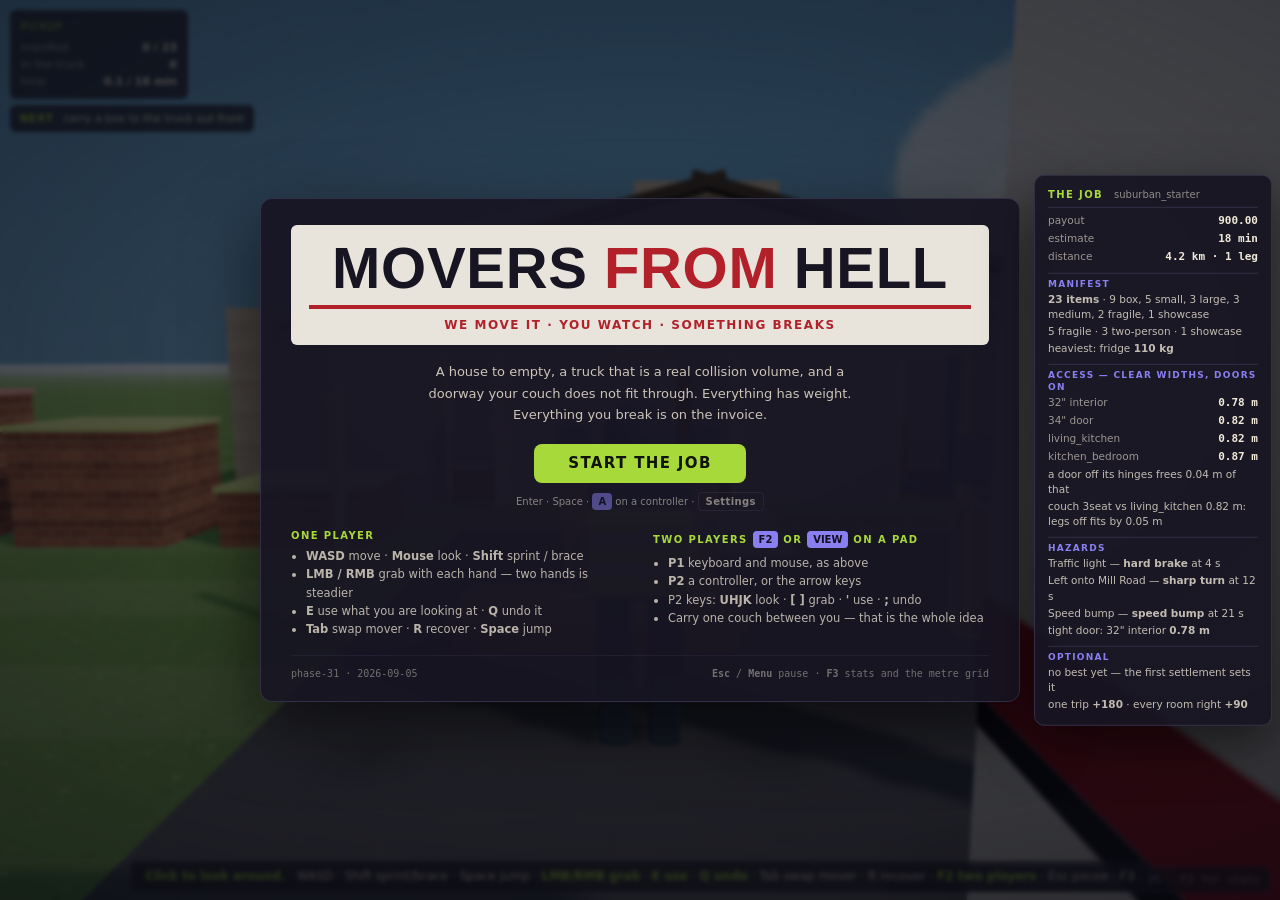
<file: index.html>
<!DOCTYPE html>
<html lang="en">
<head>
<meta charset="UTF-8">
<meta name="viewport" content="width=device-width,initial-scale=1">
<title>Movers From Hell</title>
<link rel="stylesheet" href="styles.css">
<link rel="icon" href="data:,">
<script>
/* Crash banner — copied from SomethingsDifferent\somethingsdifferent.html:444 via
   AirportBaggageCrew\index.html, where it has caught real bugs repeatedly (Dev\INDEX.md →
   "UI / shell"). Keeps the FIRST error and tallies follow-ons, because the first one is
   nearly always the cause.

   Inline and FIRST on purpose: it must exist before any script is fetched, or a module
   that fails to parse produces a silent white page. */
window.onerror = function (msg, src, line) {
  var b = document.getElementById('err-banner');
  if (!b) {
    b = document.createElement('div'); b.id = 'err-banner';
    b.style.cssText = 'position:fixed;top:0;left:0;right:0;z-index:9999;background:#7a1f1f;' +
      'color:#ffd9d9;font:700 13px system-ui,sans-serif;padding:10px 16px;text-align:center';
    (document.body || document.documentElement).appendChild(b);
  }
  if (!b.dataset.first) {
    b.dataset.first = '1';
    b.textContent = '⚠ Game error (send this to Claude): ' + msg + ' [line ' + line + ']';
  } else if (b.textContent.length < 420) {
    b.dataset.n = (+b.dataset.n || 1) + 1;
    b.textContent += '  ·  then: ' + msg + ' [line ' + line + ']';
  }
};
/* Module load/parse failures and rejected promises do not always reach window.onerror. */
window.addEventListener('error', function (e) {
  if (e.target && e.target.tagName === 'SCRIPT') {
    window.onerror('Failed to load script: ' + (e.target.src || '(inline)'), '', 0);
  }
}, true);
window.addEventListener('unhandledrejection', function (e) {
  window.onerror('Unhandled promise rejection: ' + (e.reason && e.reason.message || e.reason), '', 0);
});
/* ES modules are blocked by CORS on file:// — the page must be served over http.
   play.bat does that. See README "Known limitations". */
if (location.protocol === 'file:') {
  window.onerror('This page must be served over http, not opened from disk — ES modules ' +
                 'are blocked on file://. Run play.bat (or tools\\serve.ps1).', '', 0);
}
</script>
</head>
<body>
  <canvas id="stage"></canvas>
  <div id="ui"></div>

  <!-- Vendored Three.js r128, offline. CLASSIC script, so it must load before the module
       and publishes window.THREE. Same build as Chameleon and Something's Different, which
       is what lets their camera/texture/animation code drop in unported. -->
  <script src="assets/lib/r128/three.min.js"></script>
  <script type="module" src="src/main.js"></script>
</body>
</html>
</file>
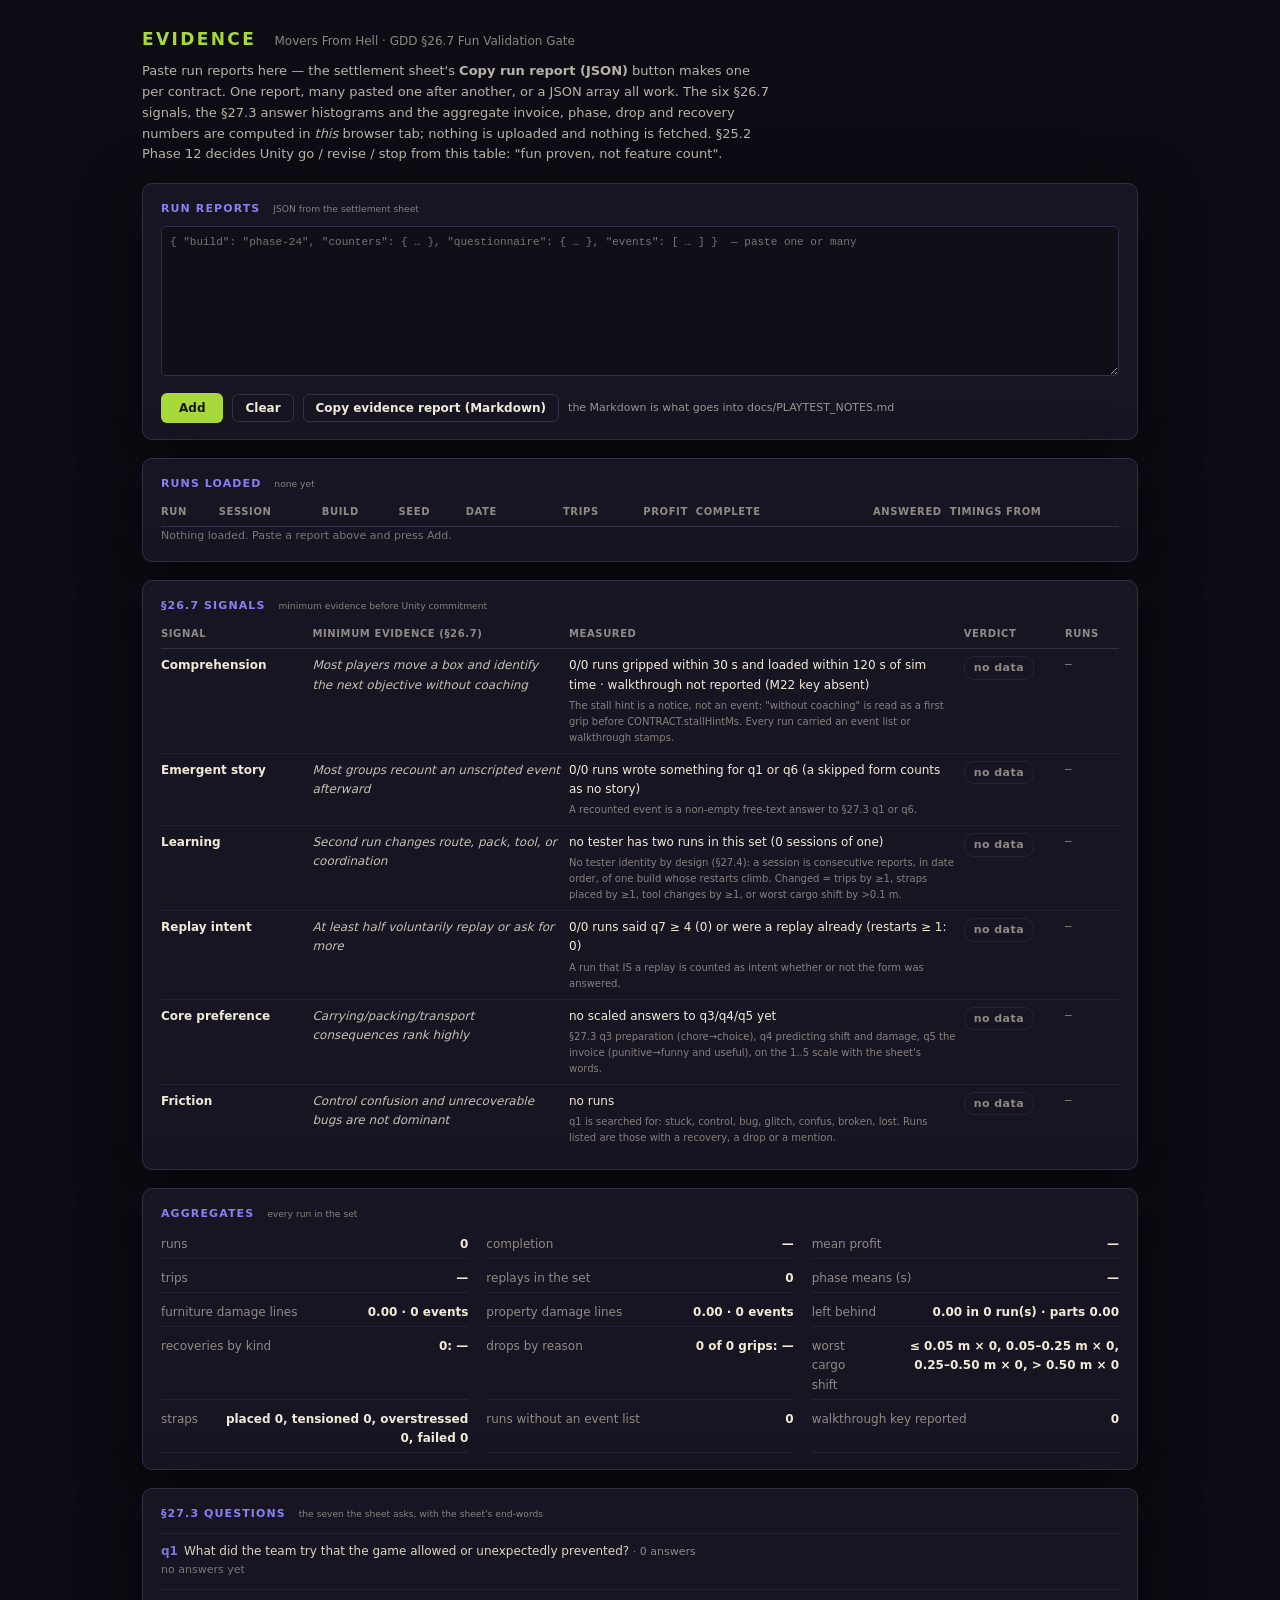
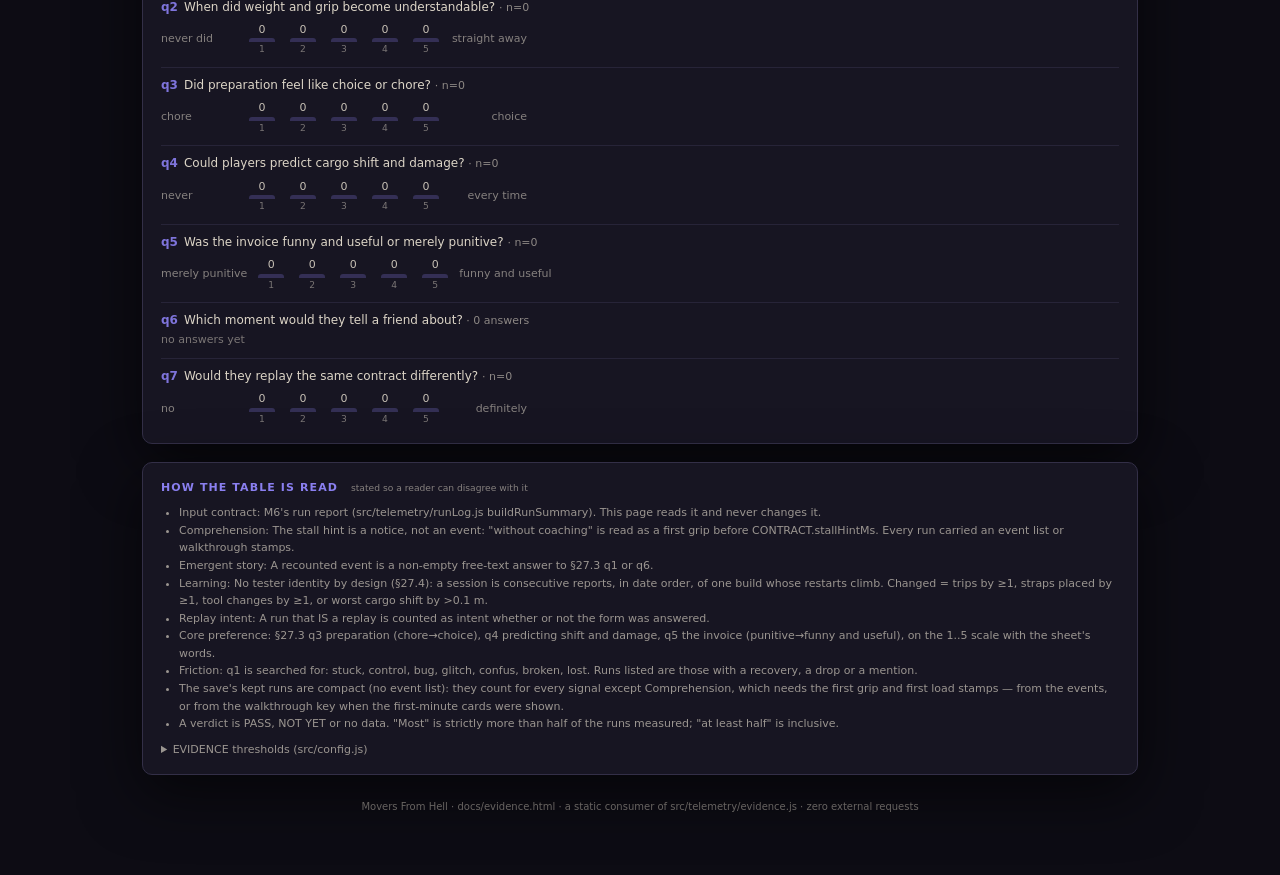
<file: docs/evidence.html>
<!DOCTYPE html>
<html lang="en">
<head>
<meta charset="UTF-8">
<meta name="viewport" content="width=device-width,initial-scale=1">
<title>Movers From Hell — §26.7 evidence</title>
<link rel="icon" href="data:,">
<!--
  The evidence page — Phase 11 build-side M21. GDD §25.2 Phase 12 "evidence report and Unity
  go/revise/stop; fun proven, not feature count"; §26.7 the six signals; §27.3 the questions;
  §22.5 reproducible reports from exported logs.

  A STATIC page beside the game: GitHub Pages serves the repo root, so this file imports
  ../src/telemetry/evidence.js over http the same way index.html imports src/main.js, and the
  harness (tools/smoketest.ps1 serves the same root) opens it at /docs/evidence.html. No build
  step, no framework, no fonts fetched, no request but its own module imports — every number
  is computed in the tester's browser from what they pasted, and nothing leaves the machine.

  Palette tokens are styles.css's, by value (this page does not load the game's stylesheet).
-->
<style>
  :root {
    --panel: #171522; --line: #332f47; --lime: #a8d93a; --violet: #8a7ff0;
    --coral: #ff5a5a; --paper: #f2ead9; --amber: #f0b03a; --bg: #0d0c14;
  }
  * { box-sizing: border-box; }
  html, body { margin: 0; padding: 0; background: var(--bg); color: var(--paper);
    font: 13px/1.6 Quicksand, 'Baloo 2', system-ui, -apple-system, 'Segoe UI', sans-serif; }
  main { max-width: 1040px; margin: 0 auto; padding: 26px 22px 60px; }
  h1 { margin: 0; color: var(--lime); letter-spacing: .14em; font-size: 17px; font-weight: 700; }
  h1 span { color: var(--paper); opacity: .55; letter-spacing: 0; font-weight: 400; font-size: 12px; margin-left: 10px; }
  h2 { margin: 0 0 8px; font-size: 11px; letter-spacing: .1em; color: var(--violet); font-weight: 700; text-transform: uppercase; }
  h2 small { color: var(--paper); opacity: .5; letter-spacing: 0; text-transform: none; font-weight: 400; margin-left: 8px; }
  .lede { opacity: .75; max-width: 76ch; margin: 8px 0 0; }
  section.card { margin-top: 18px; padding: 16px 18px; background: var(--panel);
    border: 1px solid var(--line); border-radius: 10px; box-shadow: 0 18px 60px rgba(0,0,0,.6); }
  textarea { width: 100%; background: rgba(0,0,0,.3); color: var(--paper); border: 1px solid var(--line);
    border-radius: 5px; padding: 8px; font: 11px/1.4 ui-monospace, SFMono-Regular, Consolas, monospace; }
  textarea:focus { outline: 1px solid var(--violet); }
  #paste { height: 150px; }
  #md { height: 220px; margin-top: 8px; }
  #md[hidden] { display: none; }
  .row { margin-top: 10px; display: flex; gap: 9px; align-items: center; flex-wrap: wrap; }
  button { cursor: pointer; border-radius: 6px; font: 600 12px Quicksand, system-ui, sans-serif; }
  button.primary { background: var(--lime); color: #14180a; border: 0; padding: 8px 18px; }
  button.primary:hover { filter: brightness(1.08); }
  button.minor { background: transparent; color: var(--paper); border: 1px solid var(--line); padding: 6px 12px; }
  button.minor:hover { border-color: var(--violet); }
  .note { opacity: .6; font-size: 11px; }
  #rejected { margin-top: 8px; color: var(--coral); font-size: 11px; }
  #rejected:empty { display: none; }
  table { width: 100%; border-collapse: collapse; font-size: 12px; }
  th { text-align: left; font-weight: 600; opacity: .55; font-size: 10px; letter-spacing: .06em; text-transform: uppercase;
    padding: 4px 8px 6px 0; border-bottom: 1px solid var(--line); }
  td { padding: 7px 8px 7px 0; border-bottom: 1px solid rgba(51,47,71,.5); vertical-align: top; }
  tr:last-child td { border-bottom: 0; }
  td.num, th.num { text-align: right; font-variant-numeric: tabular-nums; }
  .mono { font: 11px/1.5 ui-monospace, SFMono-Regular, Consolas, monospace; }
  #signals td.sig { font-weight: 700; white-space: nowrap; }
  #signals td.rule { opacity: .8; font-style: italic; max-width: 26ch; }
  #signals td.measured { max-width: 40ch; }
  #signals td.measured .sub { display: block; opacity: .5; font-size: 10px; margin-top: 3px; }
  #signals td.runs { opacity: .6; font-size: 11px; }
  .badge { display: inline-block; padding: 2px 9px; border-radius: 10px; font-weight: 700; font-size: 11px;
    letter-spacing: .04em; white-space: nowrap; border: 1px solid var(--line); }
  tr.v-pass .badge { background: var(--lime); color: #14180a; border-color: var(--lime); }
  tr.v-notyet .badge { background: var(--amber); color: #1c1405; border-color: var(--amber); }
  tr.v-nodata .badge { background: transparent; color: var(--paper); opacity: .55; }
  .grid { display: grid; grid-template-columns: repeat(auto-fill, minmax(230px, 1fr)); gap: 6px 18px; }
  .agg { display: flex; justify-content: space-between; gap: 12px; font-size: 12px; border-bottom: 1px solid rgba(51,47,71,.5); padding: 4px 0; }
  .agg span { opacity: .55; }
  .agg b { font-variant-numeric: tabular-nums; text-align: right; }
  .qblock { margin-top: 10px; padding-top: 8px; border-top: 1px solid rgba(51,47,71,.6); }
  .qblock .qtext { font-size: 12px; opacity: .9; }
  .qblock .qid { color: var(--violet); font-weight: 700; margin-right: 6px; }
  .bars { display: flex; align-items: center; gap: 7px; margin-top: 4px; font-size: 11px; }
  .bars .anchor { opacity: .5; min-width: 7em; }
  .bars .anchor.high { text-align: right; }
  .bar { display: inline-flex; flex-direction: column; align-items: center; min-width: 34px; }
  .bar i { display: block; width: 26px; background: var(--violet); border-radius: 3px 3px 0 0; }
  .bar span { font-variant-numeric: tabular-nums; opacity: .8; }
  .bar small { opacity: .45; }
  .answers { margin: 4px 0 0; padding-left: 18px; font-size: 12px; }
  .answers li span { opacity: .5; margin-right: 6px; font-size: 11px; }
  .empty { opacity: .45; font-size: 11px; }
  pre#config { margin: 8px 0 0; padding: 10px; background: rgba(0,0,0,.3); border: 1px solid var(--line);
    border-radius: 5px; font: 10px/1.45 ui-monospace, Consolas, monospace; overflow: auto; max-height: 260px; }
  footer { margin-top: 24px; text-align: center; font-size: 10px; opacity: .4; }
  a { color: var(--violet); }
  #run-count { font-weight: 400; }
</style>
</head>
<body>
<main>
  <header>
    <h1>EVIDENCE <span>Movers From Hell · GDD §26.7 Fun Validation Gate</span></h1>
    <p class="lede">Paste run reports here — the settlement sheet's <b>Copy run report (JSON)</b> button makes one
      per contract. One report, many pasted one after another, or a JSON array all work. The six §26.7 signals,
      the §27.3 answer histograms and the aggregate invoice, phase, drop and recovery numbers are computed in
      <em>this</em> browser tab; nothing is uploaded and nothing is fetched. §25.2 Phase 12 decides Unity
      go / revise / stop from this table: "fun proven, not feature count".</p>
  </header>

  <section class="card" id="paste-card">
    <h2>Run reports <small>JSON from the settlement sheet</small></h2>
    <textarea id="paste" spellcheck="false" aria-label="paste run reports" placeholder='{ "build": "phase-24", "counters": { … }, "questionnaire": { … }, "events": [ … ] }  — paste one or many'></textarea>
    <div class="row">
      <button type="button" id="add" class="primary">Add</button>
      <button type="button" id="clear" class="minor">Clear</button>
      <button type="button" id="copy-md" class="minor">Copy evidence report (Markdown)</button>
      <span class="note" id="copy-note">the Markdown is what goes into docs/PLAYTEST_NOTES.md</span>
    </div>
    <textarea id="md" hidden spellcheck="false" aria-label="evidence report as Markdown"></textarea>
    <div id="rejected"></div>
  </section>

  <section class="card">
    <h2>Runs loaded <small id="run-count">none yet</small></h2>
    <table id="runs">
      <thead><tr>
        <th>run</th><th>session</th><th>build</th><th>seed</th><th>date</th>
        <th class="num">trips</th><th class="num">profit</th><th>complete</th><th class="num">answered</th><th>timings from</th>
      </tr></thead>
      <tbody id="run-rows"></tbody>
    </table>
    <div class="empty" id="runs-empty">Nothing loaded. Paste a report above and press Add.</div>
  </section>

  <section class="card">
    <h2>§26.7 signals <small>minimum evidence before Unity commitment</small></h2>
    <table id="signals">
      <thead><tr><th>signal</th><th>minimum evidence (§26.7)</th><th>measured</th><th>verdict</th><th>runs</th></tr></thead>
      <tbody id="signal-rows"></tbody>
    </table>
  </section>

  <section class="card">
    <h2>Aggregates <small>every run in the set</small></h2>
    <div class="grid" id="aggregates"></div>
  </section>

  <section class="card">
    <h2>§27.3 questions <small>the seven the sheet asks, with the sheet's end-words</small></h2>
    <div id="questions"></div>
  </section>

  <section class="card">
    <h2>How the table is read <small>stated so a reader can disagree with it</small></h2>
    <ul id="notes" class="note" style="margin:0;padding-left:18px"></ul>
    <details style="margin-top:8px">
      <summary class="note" style="cursor:pointer">EVIDENCE thresholds (src/config.js)</summary>
      <pre id="config"></pre>
    </details>
  </section>

  <footer>Movers From Hell · docs/evidence.html · a static consumer of src/telemetry/evidence.js · zero external requests</footer>
</main>

<script type="module">
  import { EVIDENCE } from '../src/config.js';
  import { parseReports, evidenceFrom, evidenceMarkdown, VERDICT, QUESTION_COUNT } from '../src/telemetry/evidence.js';

  const $ = (sel) => document.querySelector(sel);
  const esc = (s) => String(s == null ? '' : s).replace(/[&<>"]/g, (c) => ({ '&': '&amp;', '<': '&lt;', '>': '&gt;', '"': '&quot;' }[c]));
  const money = (v) => (v === null || v === undefined ? '—' : (v < 0 ? '−' : '') + Math.abs(v).toFixed(2));
  const verdictClass = (v) => (v === VERDICT.PASS ? 'v-pass' : v === VERDICT.NOT_YET ? 'v-notyet' : 'v-nodata');

  /** Everything the page holds: the raw pasted items (garbage included, so a reject is shown
   *  beside what it was) and the last report computed from them. */
  const items = [];
  let parseRejects = [];
  let last = null;

  function render() {
    last = evidenceFrom(items);
    const ev = last;

    // rejects: the parser's (not JSON) and the module's (JSON but not a report)
    const rej = [
      ...parseRejects.map((r) => `pasted text ${r.index + 1}: ${r.reason} — "${r.sample}"`),
      ...ev.rejected.map((r) => `item ${r.index + 1}: ${r.reason}`),
    ];
    $('#rejected').innerHTML = rej.length ? `rejected ${rej.length}: ` + rej.map(esc).join(' · ') : '';

    // runs
    const sessionOf = {};
    for (const s of ev.sessions) for (const id of s.runIds) sessionOf[id] = s.label;
    $('#run-rows').innerHTML = ev.runs.map((r) => `
      <tr class="run-row" data-run="${esc(r.id)}">
        <td class="mono">${esc(r.id)}</td>
        <td>${esc(sessionOf[r.id] || '')}</td>
        <td class="mono">${esc(r.build)}</td>
        <td class="mono">${esc(r.seed === null ? '—' : r.seed)}</td>
        <td class="mono">${esc(r.date ? r.date.replace('T', ' ').slice(0, 16) : '—')}</td>
        <td class="num">${r.trips}</td>
        <td class="num">${esc(money(r.profit))}</td>
        <td>${r.complete ? 'yes' : (r.delivered === null ? '—' : `${r.delivered}/${r.total}`)}</td>
        <td class="num">${r.answered}/${QUESTION_COUNT}</td>
        <td>${r.timingSource === 'events' ? `events (${r.eventsRecorded})` : r.timingSource === 'walkthrough' ? 'walkthrough stamps' : 'none — no event list'}</td>
      </tr>`).join('');
    $('#run-count').textContent = ev.runs.length ? `${ev.runs.length} run${ev.runs.length === 1 ? '' : 's'} · ${ev.sessions.length} session${ev.sessions.length === 1 ? '' : 's'} · ${ev.aggregates.builds.join(', ')}` : 'none yet';
    $('#runs-empty').hidden = ev.runs.length > 0;

    // the §26.7 table
    $('#signal-rows').innerHTML = ev.signals.map((s) => `
      <tr class="signal-row ${verdictClass(s.verdict)}" data-signal="${esc(s.id)}">
        <td class="sig">${esc(s.label)}</td>
        <td class="rule">${esc(s.rule)}</td>
        <td class="measured">${esc(s.text)}<span class="sub">${esc(s.note || '')}</span></td>
        <td><span class="badge">${esc(s.verdict)}</span></td>
        <td class="runs mono">${esc(s.runIds.join(' ') || '—')}</td>
      </tr>`).join('');

    // aggregates
    const a = ev.aggregates;
    const fmtMap = (m) => { const ks = Object.keys(m); return ks.length ? ks.map((k) => `${k} ${m[k]}`).join(', ') : '—'; };
    const aggs = [
      ['runs', `${a.runs}${a.rejected ? ` (+${a.rejected} rejected)` : ''}`],
      ['completion', a.runs ? `${a.complete}/${a.runs} = ${Math.round((a.completionRate || 0) * 100)}%` : '—'],
      ['mean profit', `${money(a.profit.mean)}${a.profit.n ? ` (min ${money(a.profit.min)}, max ${money(a.profit.max)})` : ''}`],
      ['trips', Object.keys(a.trips).length ? Object.entries(a.trips).map(([t, c]) => `${t} × ${c}`).join(', ') : '—'],
      ['replays in the set', `${a.restarted}`],
      ['phase means (s)', Object.keys(a.phases).length ? Object.entries(a.phases).map(([k, v]) => `${k} ${(v / 1000).toFixed(1)}`).join(', ') : '—'],
      ['furniture damage lines', `${money(a.damage.furnitureTotal)} · ${a.damage.damageEvents} events`],
      ['property damage lines', `${money(a.damage.propertyTotal)} · ${a.damage.propertyEvents} events`],
      ['left behind', `${money(a.damage.leftBehindTotal)} in ${a.damage.leftBehindRuns} run(s) · parts ${money(a.damage.partsLeftTotal)}`],
      ['recoveries by kind', `${a.recoveries}: ${fmtMap(a.recoveriesByKind)}`],
      ['drops by reason', `${a.drops} of ${a.grips} grips: ${fmtMap(a.dropsByReason)}`],
      ['worst cargo shift', a.worstShift.bins.map((b) => `${b.label} × ${b.count}`).join(', ') + (a.worstShift.max === null ? '' : ` · max ${a.worstShift.max.toFixed(3)} m`)],
      ['straps', `placed ${a.straps.placed}, tensioned ${a.straps.tensioned}, overstressed ${a.straps.overstressed}, failed ${a.straps.failed}`],
      ['runs without an event list', `${a.eventsMissing}`],
      ['walkthrough key reported', `${a.walkthroughReported}`],
    ];
    $('#aggregates').innerHTML = aggs.map(([k, v]) => `<div class="agg"><span>${esc(k)}</span><b>${esc(v)}</b></div>`).join('');

    // §27.3 histograms
    const h = ev.histograms;
    $('#questions').innerHTML = h.questions.map((q) => {
      if (q.kind === 'scale') {
        const peak = Math.max(1, ...q.counts);
        const bars = q.counts.map((c, i) => `<div class="bar"><span>${c}</span><i style="height:${Math.round(4 + 36 * c / peak)}px${c ? '' : ';opacity:.25'}"></i><small>${i + h.scaleMin}</small></div>`).join('');
        return `<div class="qblock" data-q="${esc(q.id)}"><div class="qtext"><span class="qid">${esc(q.id)}</span>${esc(q.text)}
          <span class="note"> · n=${q.answered}${q.mean === null ? '' : ` · mean ${q.mean.toFixed(2)}`}</span></div>
          <div class="bars"><span class="anchor low">${esc(q.low)}</span>${bars}<span class="anchor high">${esc(q.high)}</span></div></div>`;
      }
      const list = q.answers.length
        ? `<ul class="answers">${q.answers.map((x) => `<li><span class="mono">${esc(x.runId)}</span>${esc(x.text)}</li>`).join('')}</ul>`
        : '<div class="empty">no answers yet</div>';
      return `<div class="qblock" data-q="${esc(q.id)}"><div class="qtext"><span class="qid">${esc(q.id)}</span>${esc(q.text)}<span class="note"> · ${q.answered} answer${q.answered === 1 ? '' : 's'}</span></div>${list}</div>`;
    }).join('');

    // how it is read
    const notes = [
      'Input contract: M6\'s run report (src/telemetry/runLog.js buildRunSummary). This page reads it and never changes it.',
      ...ev.signals.map((s) => `${s.label}: ${s.note}`),
      'The save\'s kept runs are compact (no event list): they count for every signal except Comprehension, which needs the first grip and first load stamps — from the events, or from the walkthrough key when the first-minute cards were shown.',
      'A verdict is PASS, NOT YET or no data. "Most" is strictly more than half of the runs measured; "at least half" is inclusive.',
    ];
    $('#notes').innerHTML = notes.map((n) => `<li>${esc(n)}</li>`).join('');
    $('#config').textContent = JSON.stringify(EVIDENCE, null, 2);
  }

  function add(text) {
    const p = parseReports(text);
    items.push(...p.items);
    parseRejects = parseRejects.concat(p.rejected.map((r) => ({ ...r, index: r.index + parseRejects.length })));
    render();
    return { added: p.items.length, rejected: p.rejected.length };
  }
  function clear() {
    items.length = 0;
    parseRejects = [];
    $('#paste').value = '';
    $('#md').hidden = true;
    $('#md').value = '';
    $('#copy-note').textContent = 'the Markdown is what goes into docs/PLAYTEST_NOTES.md';
    render();
  }
  function markdown() {
    return evidenceMarkdown(last || evidenceFrom(items), { date: new Date().toISOString().slice(0, 10) });
  }
  /** The invoiceScreen.js copy pattern: the textarea is filled FIRST, so the text exists whether
   *  or not the clipboard is allowed; a refused write unhides it, selected. */
  function copyMarkdown() {
    const ta = $('#md'), note = $('#copy-note');
    const text = markdown();
    ta.value = text;
    const fallback = () => {
      ta.hidden = false;
      try { ta.focus(); ta.select(); } catch (e) { /* no selection API here */ }
      note.textContent = 'clipboard refused — the Markdown is selected below, copy it by hand';
    };
    let p = null;
    try { p = (navigator.clipboard && navigator.clipboard.writeText) ? navigator.clipboard.writeText(text) : null; } catch (e) { p = null; }
    if (p && typeof p.then === 'function') {
      p.then(() => { note.textContent = `copied — ${text.length} characters of Markdown`; ta.hidden = false; }).catch(fallback);
    } else fallback();
    return text;
  }

  $('#add').addEventListener('click', () => {
    const r = add($('#paste').value);
    if (r.added > 0) $('#paste').value = '';
    $('#copy-note').textContent = r.added ? `added ${r.added} report${r.added === 1 ? '' : 's'}${r.rejected ? `, ${r.rejected} rejected` : ''}` : (r.rejected ? `${r.rejected} rejected — see below` : 'nothing to add');
  });
  $('#clear').addEventListener('click', clear);
  $('#copy-md').addEventListener('click', copyMarkdown);

  /** For tools/m28-evidence-tests.js (E5) and for anyone scripting a session. */
  window.__EVIDENCE = {
    get runs() { return items.slice(); },
    get last() { return last; },
    add, clear, markdown, copyMarkdown,
    EVIDENCE,
  };
  render();
</script>
</body>
</html>
</file>
<file: styles.css>
/* Shell styling. Style tokens are the house set (Dev\INDEX.md → "UI / shell"): Quicksand
   and 'Baloo 2', panel #171522, line #332f47, lime #a8d93a, violet #8a7ff0, coral #ff5a5a,
   paper #f2ead9. Fonts are NOT fetched — this project makes zero external requests, so the
   families are named and fall back to system stacks until they are vendored. */

:root {
  --panel: #171522;
  --line:  #332f47;
  --lime:  #a8d93a;
  --violet:#8a7ff0;
  --coral: #ff5a5a;
  --paper: #f2ead9;
  --amber: #f0b03a;
  /* §21.4 "scalable UI": ONE multiplier on every font-size below — `calc(Npx * var(--ts))`,
     the AirportBaggageCrew pattern (Dev\INDEX.md). The settings card writes it. ⚠ A new rule
     with a raw px size silently opts out; m16 U1 counts the declarations against the calcs. */
  --ts: 1;
  /* …AND ON EVERY BOX THAT HOLDS THAT TYPE (Phase 11 build-side M29). Until M29 `--ts` grew the
     letters inside boxes whose min-widths, card widths and bottom offsets were raw px, so at
     1.6× the help line ran 1377.9 px wide in a 1262 px window (measured, clipped at both ends)
     and the title card's livery name needed 735 px of a 647 px plate. Every width/min-width/
     max-width under #ui, a .card or #help is now either `calc(Npx * var(--ts))` or viewport-
     relative; the exceptions are DATA, in SETTINGS.textSize.pxAllowed, and m36 S3 walks the
     CSSOM and fails on anything else.

     --help-lift is the ONE measured number in that scheme (main.js syncHelpMetrics): how much
     taller than a single line the wrapped #help line is, 0 whenever it fits on one. The boxes
     that sit over the help line add it to their own scaled offset, so they rise exactly as far
     as the help line grew and NOTHING MOVES AT 1.0× (m36 S2 pins the Phase 15 rects to 0.5 px). */
  --help-lift: 0px;
  /* …and the one thing that keeps --help-lift's budget honest. SETTINGS.textSize.helpMaxLines
     says the help line may take two rows and no more; a third would lift the route bar and the
     caption into the working area (§21.1). This factor is what main.js steps DOWN
     (SETTINGS.textSize.helpSqueeze) when the line still needs a third row at the size and window
     width it has been given — a narrower window than the harness's 1262 px, or a text size past
     the 1.6× the settings range allows. It is 1 at every size a player can pick here (measured),
     so the shipping layout is untouched by its existence. */
  --help-squeeze: 1;
  /* …and the THIRD term in that stack (M32). --help-lift says how much taller the help line
     got; --band-lift says how high the first-minute BADGE reaches under a narrow window — its
     measured TOP above the window's bottom, plus WALKTHROUGH.bandGapPx. It is 0 at every width
     above WALKTHROUGH.narrowPx and whenever no card is up, and the boxes over the help line
     take the LARGER of it and their own offset, so the shipping 1262 px layout is bit-for-bit
     the one Phase 15 measured (m36 S2); under it the card becomes one row above the help line
     and the route bar and the caption step over it instead of into it. Written by
     src/ui/walkthrough.js — one forced layout when the card changes, never per frame. */
  --band-lift: 0px;
}

* { box-sizing: border-box; }

html, body {
  margin: 0;
  padding: 0;
  height: 100%;
  overflow: hidden;
  background: #0d0c14;
  color: var(--paper);
  font-family: Quicksand, 'Baloo 2', system-ui, -apple-system, Segoe UI, sans-serif;
}

#stage {
  display: block;
  width: 100vw;
  height: 100vh;
  cursor: crosshair;
}

/* The UI layer never eats pointer events — §21.1: "no persistent panel should cover the
   object-doorway relationship", and a panel that swallows a click swallows a grip. */
#ui {
  position: fixed;
  inset: 0;
  pointer-events: none;
}

#debug-overlay {
  position: absolute;
  top: 10px;
  left: 10px;
  min-width: calc(300px * var(--ts));
  padding: 9px 11px;
  background: rgba(23, 21, 34, 0.86);
  border: 1px solid var(--line);
  border-radius: 7px;
  font: calc(12px * var(--ts))/1.5 ui-monospace, SFMono-Regular, Consolas, monospace;
  color: var(--paper);
  pointer-events: none;
  user-select: none;
}

#debug-overlay .row { display: flex; gap: 10px; }
#debug-overlay .k { color: var(--violet); min-width: calc(62px * var(--ts)); }
#debug-overlay .v { flex: 1; }
#debug-overlay .ok   { color: var(--lime); }
#debug-overlay .warn { color: var(--amber); }
#debug-overlay .bad  { color: var(--coral); }
#debug-overlay .sep  { height: 1px; background: var(--line); margin: 6px 0; }
#debug-overlay .ev   { color: #9b93b5; font-size: calc(11px * var(--ts)); }

/* Always-visible build stamp — see main.js. Deliberately not behind F3: a shared link
   can serve a cached build for up to ten minutes, and a playtester needs to be able to
   say which build they were on without opening devtools. */
#build-stamp {
  position: absolute;
  right: 10px;
  bottom: calc(8px * var(--ts) + var(--help-lift, 0px));
  padding: 4px 9px;
  background: rgba(23, 21, 34, 0.72);
  border: 1px solid var(--line);
  border-radius: 5px;
  font: calc(11px * var(--ts))/1.4 ui-monospace, SFMono-Regular, Consolas, monospace;
  color: #9b93b5;
  pointer-events: none;
  user-select: none;
}

/* Control hints. §21.1: "no persistent panel should cover the object-doorway
   relationship" — so this sits along the bottom edge, out of the working area, and
   §26.5 requires essential actions to have visible prompts.

   IT WRAPS RATHER THAN CLIPS (M29). `white-space: nowrap` was the last box in the shell that
   contradicted §21.4's scalable UI: the line is derived from the live binding table and is
   872.5 px long at 1.0×, so at 1.6× it wanted 1377.9 px of a 1262 px window and lost ~58 px off
   each end with no scrollbar to say so (measured). The wrap rule is now simply "wrap when it no
   longer fits": one line up to ~1.3×, two from ~1.4× (SETTINGS.textSize.helpMaxLines), and the
   boxes above it rise by --help-lift so the second line takes the space instead of the route
   bar. The max-width is the viewport minus the same 10 px inset the corner panels keep. */
#help {
  position: absolute;
  left: 50%;
  transform: translateX(-50%);
  bottom: 8px;
  /* `width: max-content` is REQUIRED with the centring above, not a flourish. An absolutely
     positioned box with `left: 50%` and an auto width shrinks to fit the space between that
     left edge and the containing block's right edge — half the window — so the moment nowrap
     came off, the line wrapped to two rows at 1.0× in a 631 px box (measured). max-content asks
     for the whole line and max-width is what then wraps it, at the window's edge. */
  width: max-content;
  /* 100% of #ui, not 100vw (M32). They are the same number in a real window — #ui is
     position:fixed inset:0 — and they differ exactly when a suite narrows #ui to emulate one,
     which is the only way this harness can measure a narrow band at all. Reading the
     containing block keeps the emulation honest instead of leaving the help line at full
     viewport width inside an 800 px band. */
  max-width: calc(100% - 20px);
  padding: 6px 14px;
  background: rgba(23, 21, 34, 0.72);
  border: 1px solid var(--line);
  border-radius: 5px;
  font: calc(12px * var(--ts) * var(--help-squeeze, 1))/1.4 Quicksand, system-ui, sans-serif;
  color: var(--paper);
  text-align: center;
  pointer-events: none;
  user-select: none;
}
#help b { color: var(--lime); }

/* HUD — §21.1. Centre reticle only; nothing may grow a panel over the working area,
   because judging whether an object fits through a gap is the entire game. §26.5 wants
   states readable without colour, so each one changes SHAPE and carries a label too. */
.hud { position: absolute; inset: 0; pointer-events: none; }

.reticle {
  position: absolute;
  left: 50%; top: 50%;
  transform: translate(-50%, -50%);
  display: flex;
  align-items: center;
  gap: 7px;
}
.reticle .dot {
  width: 4px; height: 4px;
  background: var(--paper);
  border-radius: 50%;
  opacity: 0.75;
}
/* Each hand is a bracket. Empty = thin and dim; ready = taller; holding = filled;
   slipping = filled, wider, and pulsing — four visually distinct shapes. */
.reticle .hand {
  width: 3px; height: 10px;
  background: var(--paper);
  opacity: 0.30;
  border-radius: 1px;
  transition: height .12s ease, opacity .12s ease, background .12s ease, width .12s ease;
}
.reticle .hand.ready    { height: 16px; opacity: 0.70; }
.reticle .hand.holding  { height: 22px; width: 5px; opacity: 1; background: var(--lime); }
.reticle .hand.slipping { height: 26px; width: 7px; opacity: 1; background: var(--coral);
                          animation: gripPulse .32s ease-in-out infinite alternate; }
@keyframes gripPulse { from { opacity: .55; } to { opacity: 1; } }

.grip-label {
  position: absolute;
  left: 50%; top: calc(50% + 26px);
  transform: translateX(-50%);
  font: calc(11px * var(--ts))/1.4 Quicksand, system-ui, sans-serif;
  letter-spacing: .04em;
  color: var(--paper);
  opacity: .75;
  white-space: nowrap;
}
.grip-label.holding  { color: var(--lime); }
.grip-label.slipping { color: var(--coral); font-weight: 700; opacity: 1; }

/* ─────────────────────────────────────────────────────────────────────────────
   Phase 11 — the playable layer.

   §21.1's rule still governs: "no persistent panel should cover the object-doorway
   relationship." Everything below lives at an EDGE. The middle of the screen — where a
   player judges whether a couch clears a door frame — stays empty except for the reticle
   and one line of prompt directly beneath it.
   ───────────────────────────────────────────────────────────────────────────── */

/* The interaction prompt. §4.4: "one input should not change meaning invisibly", and E
   means eleven different things — so what it is about to do is written here, under the
   reticle, where the player is already looking, before they press it. */
.prompt {
  position: absolute;
  left: 50%; top: calc(50% + 46px);
  transform: translateX(-50%);
  display: flex; align-items: center; gap: 8px;
  font: calc(12px * var(--ts))/1.5 Quicksand, system-ui, sans-serif;
  color: var(--paper);
  white-space: nowrap;
  text-shadow: 0 1px 3px rgba(0,0,0,.8);
}
.prompt:empty { display: none; }
.prompt .key {
  display: inline-block;
  min-width: calc(17px * var(--ts)); padding: 1px 5px;
  background: var(--lime); color: #14180a;
  border-radius: 3px;
  font: 700 calc(11px * var(--ts))/1.4 ui-monospace, Consolas, monospace;
  text-align: center;
}
.prompt .key.alt { background: var(--violet); color: #100e1c; }
.prompt .sep   { opacity: .35; }
.prompt .hint  { opacity: .6; }
.prompt .carry { color: var(--amber); }

/* Contract status — top-left, under the debug overlay when that is open. The objective line
   (Phase 11 build-side M5) hangs directly under it, so the two are one column: the panel's
   height varies with its rows, and a second absolutely-positioned box would need to know it. */
.corner-tl {
  position: absolute;
  left: 10px; top: 10px;
  display: flex; flex-direction: column; align-items: flex-start; gap: 6px;
}
.contract {
  position: static;
  min-width: calc(178px * var(--ts));
  padding: 8px 10px;
  background: rgba(23,21,34,.78);
  border: 1px solid var(--line);
  border-radius: 6px;
  font: calc(11px * var(--ts))/1.55 Quicksand, system-ui, sans-serif;
  color: var(--paper);
  user-select: none;
}
.contract:empty { display: none; }
.contract .phase {
  color: var(--lime); letter-spacing: .1em; text-transform: uppercase;
  font-size: calc(10px * var(--ts)); margin-bottom: 4px;
}
.contract .row { display: flex; justify-content: space-between; gap: 14px; }
.contract .row span { opacity: .65; }
.contract .row b { font-variant-numeric: tabular-nums; }
.contract .row.over span, .contract .row.over b { color: var(--coral); }

/* §26.7 "identify the next objective without coaching" — ONE line, never a checklist
   (§21.1). Nowrap + ellipsis so a long line stays one row (m11 O5b asserts the height), and
   a width cap so it can never reach the middle third where a doorway is judged. */
.objective {
  padding: 4px 9px;
  max-width: calc(33vw - 12px);   /* 10px left + this never crosses the centre third (§21.1), at any width */
  background: rgba(23,21,34,.78);
  border: 1px solid var(--line);
  border-radius: 6px;
  font: calc(11px * var(--ts))/1.55 Quicksand, system-ui, sans-serif;
  color: var(--paper);
  white-space: nowrap; overflow: hidden; text-overflow: ellipsis;
  user-select: none;
}
.objective:empty { display: none; }
.objective b {
  color: var(--lime); letter-spacing: .1em; text-transform: uppercase;
  font-size: calc(10px * var(--ts)); margin-right: 6px;
}

/* §11.2's "coarse cargo-status indicator" — top-right, three lines, no precision. */
.cargo-status {
  position: absolute;
  right: 10px; top: 10px;
  min-width: calc(190px * var(--ts));
  padding: 8px 10px;
  background: rgba(23,21,34,.78);
  border: 1px solid var(--line);
  border-radius: 6px;
  font: calc(11px * var(--ts))/1.55 Quicksand, system-ui, sans-serif;
  user-select: none;
}
.cargo-status:empty { display: none; }
.cargo-status .row { display: flex; justify-content: space-between; gap: 14px; }
.cargo-status .row span { opacity: .65; }
.cargo-status .row b { font-variant-numeric: tabular-nums; }
.cargo-status .row.ok   span, .cargo-status .row.ok   b { color: var(--lime); opacity: 1; }
.cargo-status .row.warn span, .cargo-status .row.warn b { color: var(--amber); opacity: 1; }
.cargo-status .row.bad  span, .cargo-status .row.bad  b { color: var(--coral); opacity: 1; font-weight: 700; }

/* Route progress, only while driving. Bottom edge, clear of the help line — the offset scales
   with the type under it and rises again by --help-lift when that line wraps (M29). The BAR
   itself keeps its px: a 320 px progress bar is a length, not type (SETTINGS.textSize.pxAllowed). */
.route-bar {
  position: absolute;
  /* max(), not a sum (M32): --band-lift is the height the badge needs cleared, measured from
     the window's bottom, and it is 0 whenever there is no badge — so this is bit-for-bit the
     Phase 15 offset at every width above WALKTHROUGH.narrowPx (m36 S2). */
  left: 50%; bottom: max(calc(42px * var(--ts) + var(--help-lift, 0px)), var(--band-lift, 0px));
  transform: translateX(-50%);
  width: 320px; height: 6px;
  background: rgba(23,21,34,.8);
  border: 1px solid var(--line);
  border-radius: 4px;
  display: none;
}
.route-bar.on { display: block; }
.route-bar .fill {
  height: 100%; width: 0;
  background: var(--lime);
  border-radius: 3px;
  transition: width .1s linear;
}
.route-bar .label {
  position: absolute; left: 50%; top: calc(-19px * var(--ts));
  transform: translateX(-50%);
  font: calc(11px * var(--ts))/1.4 Quicksand, system-ui, sans-serif;
  color: var(--paper); opacity: .7; white-space: nowrap;
}
.route-bar .label.event { color: var(--amber); opacity: 1; font-weight: 700; }

/* §21.4 Hearing — the sound caption (Phase 11 build-side M9). Bottom-centre, above the route
   bar and the help line, out of the working area (§21.1). One line; the direction glyph is a
   separate chip so the words stay the words. `[hidden]` must be restated because the rule
   below sets display, and an author `display` beats the UA stylesheet's `[hidden]`. */
.caption {
  position: absolute;
  /* …and 30 px above the route bar, which is the gap it has always kept (72 − 42), whichever
     of the two terms wins (M32). */
  left: 50%; bottom: max(calc(72px * var(--ts) + var(--help-lift, 0px)), calc(var(--band-lift, 0px) + 30px * var(--ts)));
  transform: translateX(-50%);
  display: inline-flex; align-items: center; gap: 7px;
  padding: 4px 11px;
  background: rgba(23,21,34,.86);
  border: 1px solid var(--line);
  border-radius: 4px;
  font: calc(12px * var(--ts))/1.45 Quicksand, system-ui, sans-serif;
  color: var(--paper);
  white-space: nowrap;
  pointer-events: none;
}
.caption:empty, .caption[hidden] { display: none; }
.caption .dir {
  display: inline-block;
  min-width: calc(16px * var(--ts)); padding: 0 4px;
  background: var(--amber); color: #1a1408;
  border-radius: 3px;
  font: 700 calc(11px * var(--ts))/1.5 ui-monospace, Consolas, monospace;
  text-align: center;
}

/* §8.4's "one small cost notice" at impact. Transient, stacked, bottom-right. */
.notices {
  position: absolute;
  right: 10px; bottom: calc(34px * var(--ts) + var(--help-lift, 0px));
  display: flex; flex-direction: column; align-items: flex-end; gap: 4px;
}
.notices .notice {
  padding: 4px 9px;
  background: rgba(23,21,34,.88);
  border: 1px solid var(--line);
  border-left-width: 3px;
  border-radius: 4px;
  font: calc(11px * var(--ts))/1.45 Quicksand, system-ui, sans-serif;
  color: var(--paper);
  animation: noticeIn .18s ease-out;
}
.notices .notice.info   { border-left-color: var(--violet); }
.notices .notice.good   { border-left-color: var(--lime); }
.notices .notice.damage { border-left-color: var(--coral); color: #ffd9d9; }
.notices .notice.warn   { border-left-color: var(--amber); }
@keyframes noticeIn { from { opacity: 0; transform: translateX(8px); } to { opacity: 1; } }

/* ── the settlement screen (§15.1, §15.2) ─────────────────────────────────────
   The one panel allowed to cover the working area, because by the time it appears the job
   is over and there is no doorway left to judge. */
#settlement {
  position: absolute; inset: 0;
  background: rgba(8,7,13,.78);
  display: flex; align-items: center; justify-content: center;
  overflow: auto;
}
#settlement[hidden] { display: none; }
#settlement .sheet {
  width: min(calc(540px * var(--ts)), 94vw); max-height: 92vh; overflow: auto;
  padding: 22px 26px;
  background: var(--panel);
  border: 1px solid var(--line);
  border-radius: 10px;
  box-shadow: 0 18px 60px rgba(0,0,0,.6);
  font: calc(13px * var(--ts))/1.6 Quicksand, system-ui, sans-serif;
}
#settlement .head { margin-bottom: 14px; }
#settlement .title { color: var(--lime); letter-spacing: .14em; font-size: calc(15px * var(--ts)); font-weight: 700; }
#settlement .sub { opacity: .55; font-size: calc(11px * var(--ts)); }

#settlement .line {
  display: flex; justify-content: space-between; gap: 18px;
  padding: 3px 0;
  font: calc(12px * var(--ts))/1.5 ui-monospace, Consolas, monospace;
}
#settlement .line .detail { display: block; opacity: .45; font-size: calc(10px * var(--ts)); }
#settlement .line .amt { font-variant-numeric: tabular-nums; white-space: nowrap; }
#settlement .line.in  .amt { color: var(--lime); }
#settlement .line.out .amt { color: #e8a0a0; }

#settlement .total {
  display: flex; justify-content: space-between;
  margin-top: 12px; padding-top: 11px;
  border-top: 1px solid var(--line);
  font-size: calc(17px * var(--ts)); font-weight: 700;
}
#settlement .total .amt { font-variant-numeric: tabular-nums; }
#settlement .total.gain .amt { color: var(--lime); }
#settlement .total.loss .amt { color: var(--coral); }

#settlement .grade { display: flex; align-items: center; gap: 12px; margin-top: 12px; }
#settlement .grade .letter {
  width: calc(40px * var(--ts)); height: calc(40px * var(--ts)); border-radius: 8px;
  display: flex; align-items: center; justify-content: center;
  font: 700 calc(22px * var(--ts))/1 'Baloo 2', Quicksand, system-ui, sans-serif;
  background: var(--line); color: var(--paper);
}
#settlement .grade .g-A { background: var(--lime);  color: #14180a; }
#settlement .grade .g-B { background: #7fc24a;      color: #14180a; }
#settlement .grade .g-C { background: var(--amber); color: #1c1405; }
#settlement .grade .g-D { background: #d97a3a;      color: #1c1405; }
#settlement .grade .g-F { background: var(--coral); color: #200a0a; }
#settlement .grade .score { opacity: .6; font-size: calc(11px * var(--ts)); }

#settlement .review {
  margin-top: 14px; padding: 11px 13px;
  background: rgba(255,255,255,.03);
  border-left: 3px solid var(--violet);
  border-radius: 4px;
}
#settlement .review .quote { font-style: italic; }
#settlement .review .tags { margin-top: 6px; display: flex; flex-wrap: wrap; gap: 5px; }
#settlement .review .tags span {
  padding: 1px 7px; border: 1px solid var(--line); border-radius: 10px;
  font: calc(10px * var(--ts))/1.6 ui-monospace, Consolas, monospace; opacity: .65;
}

#settlement .stats {
  margin-top: 14px; padding-top: 12px; border-top: 1px solid var(--line);
  display: grid; grid-template-columns: 1fr 1fr; gap: 3px 18px;
}
#settlement .stat { display: flex; justify-content: space-between; font-size: calc(11px * var(--ts)); }
#settlement .stat span { opacity: .55; }
#settlement .stat b { font-variant-numeric: tabular-nums; }

#settlement .replay {
  margin-top: 16px; width: 100%;
  padding: 9px 0;
  background: var(--lime); color: #14180a;
  border: 0; border-radius: 6px;
  font: 700 calc(13px * var(--ts)) Quicksand, system-ui, sans-serif;
  cursor: pointer;
}
#settlement .replay:hover { filter: brightness(1.08); }
#settlement .foot { margin-top: 9px; text-align: center; font-size: calc(10px * var(--ts)); opacity: .4; }

/* ---- local co-op (Phase 12) --------------------------------------------------------
   §6.4 made playable by two people at once. The split is side-by-side; see coopView.js
   for why, and for the two GL gotchas that make it work at all. */

#split-divider {
  position: absolute;
  background: #0b0d14;
  box-shadow: 0 0 0 1px rgba(0,0,0,.6);
  z-index: 6;
  pointer-events: none;
}

/* Which half is whose. §26.5 wants every state to carry text or shape and never colour
   alone — the two movers differ only in hue, which is exactly the case a colour-blind
   player cannot read, so the half says who it belongs to in words. */
.hud .seat-tag {
  position: absolute;
  left: 50%; top: 8px;
  transform: translateX(-50%);
  padding: 2px 9px;
  border-radius: 999px;
  background: rgba(11,13,20,.72);
  border: 1px solid var(--line);
  font: 700 calc(10px * var(--ts))/1.5 Quicksand, system-ui, sans-serif;
  letter-spacing: .08em;
  text-transform: uppercase;
  color: var(--paper);
  opacity: .72;
  user-select: none;
  white-space: nowrap;
}
.hud .seat-tag:empty { display: none; }
.hud[data-seat="0"] .seat-tag { border-color: #6b78a0; }
.hud[data-seat="1"] .seat-tag { border-color: #8a6b9c; }

/* A half-width viewport is not a small screen, it is a NARROW one: the panels keep their
   legibility and give up their margins, because the thing that must not be crowded is the
   middle (§21.1). Only the horizontal insets shrink. */
.hud.split .corner-tl     { left: 6px;  top: 6px; }
.hud.split .contract      { min-width: calc(150px * var(--ts)); padding: 6px 8px; }
.hud.split .objective     { max-width: 40vw; }
.hud.split .cargo-status  { right: 6px; top: 6px;  min-width: calc(158px * var(--ts)); padding: 6px 8px; }
.hud.split .notices       { right: 6px; }
.hud.split .route-bar     { left: 8px; right: 8px; }
.hud.split .prompt        { max-width: 94%; }

/* The solo build's help line and build stamp span the whole window, so in co-op they would
   sit across the divider. Both are shell chrome rather than either player's HUD. */
body.coop #help { left: 50%; transform: translateX(-50%); max-width: 96vw; font-size: calc(10px * var(--ts) * var(--help-squeeze, 1)); }
body.coop #build-stamp { opacity: .45; }

/* ---- title card (Phase 13) ----------------------------------------------------------
   §13.4: "a compact job-start screen rather than a full headquarters." One card, one
   button. It sits OVER a live world — the simulation is never paused for it, so the
   backdrop is the game rather than a picture of it. */

#title-screen {
  position: fixed;
  inset: 0;
  z-index: 40;
  display: flex;
  align-items: center;
  justify-content: center;
  padding: 20px;
  pointer-events: auto;
  background: radial-gradient(120% 90% at 50% 40%, rgba(9,10,16,.58), rgba(9,10,16,.88));
  backdrop-filter: blur(2px);
  transition: opacity .38s ease;
}
#title-screen.gone { opacity: 0; pointer-events: none; }
/* [hidden] is a UA rule (`display: none`) and loses to the explicit `display: flex` above,
   so setting el.hidden alone leaves the card on screen. The fade path works because .gone
   zeroes the opacity — but anything that reaches for .hidden deserves to be obeyed. */
#title-screen[hidden] { display: none; }

/* THE CARD'S WIDTH DOES NOT SCALE, and that is deliberate (M29). It is pinned to the §21.2
   brief sheet beside it — m31 B2 measures both rects — and the pair only fits side by side down
   to 1180 px (the media query at the end of this file). A 1.6× card is 1216 px wide, which
   leaves the sheet 3.2 px of column in a 1262 px window (measured), so the card keeps its box
   and everything INSIDE it scales and wraps: pitch, columns, foot, and the livery name below.
   Listed in SETTINGS.textSize.pxAllowed with this reason; measured 743/743 at 1.6×. */
#title-screen .card {
  width: min(760px, 96vw);
  max-height: 94vh;
  overflow: auto;
  padding: 26px 30px 20px;
  background: rgba(23,21,34,.93);
  border: 1px solid var(--line);
  border-radius: 12px;
  box-shadow: 0 24px 70px rgba(0,0,0,.6);
  text-align: center;
}

/* The name, set as the truck's own livery plate — same face, same stripe. */
#title-screen .plate {
  background: #e8e4dc;
  border-radius: 6px;
  padding: 16px 18px 12px;
  margin: 0 0 16px;
}
/* The name is set on a fixed plate and its three words are separate inline boxes with margins
   between them — no space, so no break opportunity, so it cannot wrap and simply ran out of the
   card: 735 px of name in a 647 px plate at 1.6× (measured, the card's only overflow at that
   size). It therefore scales to 1.35× and stops, which is where it fills the plate: 78.3 px of
   font, 620 px of name, 27 px to spare. This is the box holding the type, not the type opting
   out — the declaration still multiplies by --ts (m16 U1e). */
#title-screen .name {
  font: 700 calc(clamp(30px, 6.4vw, 58px) * min(var(--ts), 1.35))/0.94 Impact, Haettenschweiler, 'Arial Black', sans-serif;
  letter-spacing: .012em;
  color: #171522;
}
#title-screen .name span { color: #b2202a; margin: 0 .28em; }
#title-screen .tag {
  margin-top: 9px;
  padding-top: 9px;
  border-top: 4px solid #b2202a;
  font: 700 calc(clamp(9px, 1.5vw, 12px) * var(--ts))/1.3 Quicksand, system-ui, sans-serif;
  letter-spacing: .13em;
  color: #b2202a;
}

#title-screen .pitch {
  margin: 0 auto 18px;
  max-width: 56ch;
  font: calc(13px * var(--ts))/1.65 Quicksand, system-ui, sans-serif;
  color: var(--paper);
  opacity: .82;
}

#title-screen .play {
  display: inline-block;
  padding: 12px 34px;
  border: 0;
  border-radius: 8px;
  background: var(--lime);
  color: #101408;
  font: 700 calc(15px * var(--ts))/1 Quicksand, system-ui, sans-serif;
  letter-spacing: .09em;
  cursor: pointer;
  transition: transform .12s ease, filter .12s ease;
}
#title-screen .play:hover  { transform: translateY(-1px); filter: brightness(1.08); }
#title-screen .play:active { transform: translateY(1px); }
#title-screen .play:focus-visible { outline: 2px solid var(--paper); outline-offset: 3px; }

#title-screen .cols {
  display: grid;
  grid-template-columns: repeat(auto-fit, minmax(calc(240px * var(--ts)), 1fr));
  gap: 10px 26px;
  margin: 20px 0 4px;
  text-align: left;
}
#title-screen h4 {
  margin: 0 0 6px;
  font: 700 calc(10px * var(--ts))/1 Quicksand, system-ui, sans-serif;
  letter-spacing: .14em;
  text-transform: uppercase;
  color: var(--lime);
}
#title-screen .cols ul { margin: 0; padding-left: 15px; }
#title-screen .cols li {
  font: calc(11.5px * var(--ts))/1.6 Quicksand, system-ui, sans-serif;
  color: var(--paper);
  opacity: .74;
}
#title-screen .cols b { opacity: 1; color: var(--paper); }
#title-screen .key {
  display: inline-block;
  padding: 1px 6px;
  border-radius: 4px;
  background: var(--violet);
  color: #100e1c;
  font: 700 calc(10px * var(--ts))/1.5 Quicksand, system-ui, sans-serif;
  letter-spacing: 0;
}
#title-screen .foot {
  display: flex;
  justify-content: space-between;
  gap: 12px;
  margin-top: 16px;
  padding-top: 11px;
  border-top: 1px solid var(--line);
  font: calc(10px * var(--ts))/1.4 Consolas, ui-monospace, monospace;
  color: var(--paper);
  opacity: .42;
}
/* The other ways to start, under the one button. */
#title-screen .alt {
  margin-top: 9px;
  font: calc(10px * var(--ts))/1.4 Quicksand, system-ui, sans-serif;
  color: var(--paper);
  opacity: .5;
}

/* ---- pause card (Phase 11 build-side M3) --------------------------------------------
   §21.4 "solo pause", §26.5 "freezes relevant simulation safely". The card is the pause made
   VISIBLE; the clock stopping is game.js's and predates it by fifteen phases. Same tokens as
   the title card. z-index 30: under the title (40), over the settlement sheet — though it is
   never shown with either (pauseScreen.js `suppressed`). */
#pause-screen {
  position: fixed;
  inset: 0;
  z-index: 30;
  display: flex;
  align-items: center;
  justify-content: center;
  padding: 20px;
  pointer-events: auto;
  background: radial-gradient(120% 90% at 50% 40%, rgba(9,10,16,.46), rgba(9,10,16,.80));
  backdrop-filter: blur(2px);
}
/* Same UA-rule trap as the title: `display: flex` beats [hidden] unless said explicitly. */
#pause-screen[hidden] { display: none; }

#pause-screen .card {
  width: min(calc(420px * var(--ts)), 94vw);
  padding: 24px 28px 18px;
  background: rgba(23,21,34,.93);
  border: 1px solid var(--line);
  border-radius: 12px;
  box-shadow: 0 24px 70px rgba(0,0,0,.6);
  text-align: center;
}
#pause-screen .word {
  font: 700 calc(clamp(26px, 4.6vw, 40px) * var(--ts))/1 Impact, Haettenschweiler, 'Arial Black', sans-serif;
  letter-spacing: .06em;
  color: var(--paper);
}
#pause-screen .tag {
  margin-top: 8px;
  font: calc(12px * var(--ts))/1.5 Quicksand, system-ui, sans-serif;
  color: var(--paper);
  opacity: .7;
}
/* Why it paused, when the player did not ask — a blur. Amber and in words (§26.5). */
#pause-screen .why {
  margin-top: 8px;
  font: 700 calc(11px * var(--ts))/1.5 Quicksand, system-ui, sans-serif;
  letter-spacing: .08em;
  text-transform: uppercase;
  color: var(--amber);
}
#pause-screen .why[hidden] { display: none; }

#pause-screen .buttons {
  display: flex;
  flex-direction: column;
  gap: 8px;
  margin: 18px 0 4px;
}
#pause-screen button {
  padding: 11px 20px;
  border: 1px solid var(--line);
  border-radius: 8px;
  background: rgba(255,255,255,.04);
  color: var(--paper);
  font: 700 calc(13px * var(--ts))/1 Quicksand, system-ui, sans-serif;
  letter-spacing: .06em;
  cursor: pointer;
  transition: transform .12s ease, filter .12s ease;
}
#pause-screen button.primary { background: var(--lime); color: #101408; border-color: transparent; }
#pause-screen button:hover  { filter: brightness(1.1); transform: translateY(-1px); }
#pause-screen button:active { transform: translateY(1px); }
#pause-screen button:focus-visible { outline: 2px solid var(--paper); outline-offset: 3px; }
#pause-screen button[hidden] { display: none; }

#pause-screen .foot {
  margin-top: 12px;
  padding-top: 10px;
  border-top: 1px solid var(--line);
  font: calc(10px * var(--ts))/1.5 Consolas, ui-monospace, monospace;
  color: var(--paper);
  opacity: .42;
}
#pause-screen .foot b { color: var(--lime); }

/* ---- settings card (Phase 11 build-side M4) -----------------------------------------
   §21.4 / §26.5. Same tokens as the pause card; z-index 50 so it sits over BOTH the title
   (40) and the pause card (30), the two places it opens from. Row classes copied from
   AirportBaggageCrew\styles.css (.set-row / .set-l / .set-v / .set-group / .set-head). */
#settings-screen {
  position: fixed;
  inset: 0;
  z-index: 50;
  display: flex;
  align-items: center;
  justify-content: center;
  padding: 20px;
  pointer-events: auto;
  background: rgba(9,10,16,.62);
}
#settings-screen[hidden] { display: none; }
#settings-screen .card {
  width: min(calc(560px * var(--ts)), 94vw);
  max-height: 92vh;
  overflow: auto;
  padding: 20px 24px 16px;
  background: rgba(23,21,34,.96);
  border: 1px solid var(--line);
  border-radius: 12px;
  box-shadow: 0 24px 70px rgba(0,0,0,.6);
  text-align: left;
}
#settings-screen h2 {
  margin: 0 0 4px;
  font: 700 calc(15px * var(--ts))/1 Quicksand, system-ui, sans-serif;
  letter-spacing: .14em;
  text-transform: uppercase;
  color: var(--lime);
}
.set-group { margin-top: 12px; padding-top: 10px; border-top: 1px solid var(--line); }
.set-head {
  margin-bottom: 6px;
  font: 700 calc(10px * var(--ts))/1 Quicksand, system-ui, sans-serif;
  letter-spacing: .14em;
  text-transform: uppercase;
  color: var(--violet);
}
.set-row {
  display: grid;
  grid-template-columns: calc(160px * var(--ts)) 1fr calc(62px * var(--ts));
  align-items: center;
  gap: 10px;
  padding: 4px 0;
  font: calc(12px * var(--ts))/1.4 Quicksand, system-ui, sans-serif;
  color: var(--paper);
}
.set-row.set-check { grid-template-columns: auto 1fr; }
.set-row input[type="range"] { width: 100%; margin: 0; accent-color: var(--lime); }
.set-row input[type="checkbox"] { width: calc(15px * var(--ts)); height: calc(15px * var(--ts)); margin: 0; accent-color: var(--lime); }
.set-row select {
  padding: 4px 6px;
  background: #0d0c14;
  color: var(--paper);
  border: 1px solid var(--line);
  border-radius: 5px;
  font: calc(12px * var(--ts))/1.3 Quicksand, system-ui, sans-serif;
}
.set-v {
  text-align: right;
  font: calc(11px * var(--ts))/1.4 ui-monospace, Consolas, monospace;
  font-variant-numeric: tabular-nums;
  opacity: .75;
}
.set-note {
  margin: 0 0 4px;
  font: calc(10px * var(--ts))/1.5 Quicksand, system-ui, sans-serif;
  color: var(--paper);
  opacity: .5;
}
.set-actions { display: flex; justify-content: flex-end; gap: 8px; margin-top: 14px; }
#settings-screen button {
  padding: 9px 18px;
  border: 1px solid var(--line);
  border-radius: 8px;
  background: rgba(255,255,255,.04);
  color: var(--paper);
  font: 700 calc(12px * var(--ts))/1 Quicksand, system-ui, sans-serif;
  letter-spacing: .06em;
  cursor: pointer;
}
#settings-screen button.primary { background: var(--lime); color: #101408; border-color: transparent; }
#settings-screen button:hover { filter: brightness(1.1); }
#settings-screen button:focus-visible { outline: 2px solid var(--paper); outline-offset: 3px; }

/* Controls group (Phase 11 build-side M18, §21.4 "full remapping"): one row per action, the
   keyboard/mouse chip (lime, like the prompt's primary key) and the pad chip (violet) from the
   live table, a Rebind button; a refusal is a coral sentence under the row, never a silence. */
.set-seat {
  margin: 8px 0 2px;
  font: 700 calc(11px * var(--ts))/1.3 Quicksand, system-ui, sans-serif;
  letter-spacing: .06em;
  color: var(--paper);
  opacity: .8;
}
.set-row.set-bind { grid-template-columns: calc(160px * var(--ts)) 1fr auto; padding: 3px 0; }
.set-bind .set-glyphs {
  display: flex;
  align-items: center;
  gap: 6px;
  min-height: 20px;
  font: calc(11px * var(--ts))/1.4 Quicksand, system-ui, sans-serif;
  opacity: .9;
}
.set-bind .key {
  display: inline-block;
  min-width: calc(18px * var(--ts));
  padding: 2px 6px;
  border-radius: 4px;
  background: var(--lime);
  color: #101408;
  font: 700 calc(11px * var(--ts))/1.2 ui-monospace, Consolas, monospace;
  text-align: center;
}
.set-bind .key.pad { background: var(--violet); color: #100e1c; }
.set-bind .key.none { background: transparent; color: var(--paper); opacity: .35; border: 1px dashed var(--line); }
.set-bind.capturing .set-glyphs { color: var(--amber); opacity: 1; font-weight: 700; }
.set-bind .set-fixed {
  font: calc(10px * var(--ts))/1.4 Quicksand, system-ui, sans-serif;
  color: var(--paper);
  opacity: .45;
  padding: 0 6px;
}
#settings-screen .set-bind button { padding: 5px 10px; font-size: calc(11px * var(--ts)); }
.set-conflict {
  margin: 0 0 4px;
  font: calc(10px * var(--ts))/1.5 Quicksand, system-ui, sans-serif;
  color: var(--coral);
}
.set-conflict[hidden] { display: none; }
.set-bind-actions { display: flex; gap: 8px; margin: 6px 0 2px; }

/* The title card's way into the settings — a text button in the "other ways to start" line. */
#title-screen .alt .settings {
  padding: 1px 7px;
  border: 1px solid var(--line);
  border-radius: 4px;
  background: transparent;
  color: var(--paper);
  font: 700 calc(10px * var(--ts))/1.5 Quicksand, system-ui, sans-serif;
  letter-spacing: .04em;
  cursor: pointer;
}
#title-screen .alt .settings:hover { border-color: var(--lime); color: var(--lime); }

/* §13.4's saved best invoice, one line under the total. */
#settlement .best { margin-top: 4px; text-align: right; font-size: calc(10px * var(--ts)); opacity: .5; }
#settlement .best:empty { display: none; }
#settlement .best.new { color: var(--lime); opacity: .9; }

/* ── the §27.3 questionnaire and the §27.4 run export on the settlement sheet (M6) ──────
   Same panel recipe as the stats above it. The scale is five labelled pips between two
   words, so no answer depends on a colour (§26.5); the export textarea stays hidden until
   the clipboard refuses. */
#settlement .telemetry { margin-top: 14px; padding-top: 12px; border-top: 1px solid var(--line); }
#settlement .telemetry .thead {
  display: flex; justify-content: space-between; align-items: center;
  font-size: calc(11px * var(--ts)); letter-spacing: .1em; color: var(--violet); font-weight: 700;
}
#settlement .questionnaire fieldset.q { border: 0; padding: 0; margin: 9px 0 0; min-width: 0; }
#settlement .questionnaire legend.qtext { padding: 0; font-size: calc(12px * var(--ts)); opacity: .85; }
#settlement .questionnaire .scale-row {
  display: flex; align-items: center; gap: 7px; margin-top: 3px; font-size: calc(11px * var(--ts));
}
#settlement .questionnaire .anchor { opacity: .5; min-width: 6em; }
#settlement .questionnaire .anchor.high { text-align: right; }
#settlement .questionnaire label.pip { display: inline-flex; align-items: center; gap: 3px; cursor: pointer; }
#settlement .questionnaire label.pip input { margin: 0; accent-color: var(--lime); }
#settlement .questionnaire input[type=text] {
  width: 100%; box-sizing: border-box; margin-top: 3px; padding: 5px 7px;
  background: rgba(0,0,0,.25); color: var(--paper);
  border: 1px solid var(--line); border-radius: 5px;
  font: calc(12px * var(--ts)) Quicksand, system-ui, sans-serif;
}
#settlement .questionnaire input[type=text]:focus { outline: 1px solid var(--violet); }
#settlement .questionnaire.skipped fieldset.q { display: none; }
#settlement .questionnaire.skipped .thead::after { content: ' — skipped'; font-weight: 400; opacity: .6; }
#settlement .export-row {
  margin-top: 10px; display: flex; gap: 9px; align-items: center; flex-wrap: wrap;
  font-size: calc(10px * var(--ts)); opacity: .85;
}
#settlement .export-row .copy-note { opacity: .6; }
#settlement button.minor {
  background: transparent; color: var(--paper);
  border: 1px solid var(--line); border-radius: 5px; padding: 4px 10px;
  font: 600 calc(11px * var(--ts)) Quicksand, system-ui, sans-serif; cursor: pointer;
}
#settlement button.minor:hover { border-color: var(--violet); }
#settlement textarea.export {
  width: 100%; box-sizing: border-box; height: calc(140px * var(--ts)); margin-top: 6px; padding: 6px;
  background: rgba(0,0,0,.3); color: var(--paper);
  border: 1px solid var(--line); border-radius: 5px;
  font: calc(10px * var(--ts))/1.4 ui-monospace, Consolas, monospace;
}
#settlement textarea.export[hidden] { display: none; }
#settlement .kept {
  margin-top: 6px; display: flex; justify-content: space-between; align-items: center; gap: 8px;
  font-size: calc(10px * var(--ts)); opacity: .55;
}

/* ---- the pause card's 'What happened' block (Phase 11 build-side M19) ------------------
   §21.4 Cognition "objective history": the last DEBUG.historyLen notices, oldest first, each
   a sim-time stamp, the HUD's own kind glyph (never the colour alone, §26.5), the text, and a
   seat chip when it was one player's. Hidden outright when the ring is empty. Scrolls inside
   itself past ~30vh so the buttons under it never leave the card. */
#pause-screen .history {
  margin-top: 12px;
  padding-top: 10px;
  border-top: 1px solid var(--line);
  text-align: left;
}
#pause-screen .history[hidden] { display: none; }
#pause-screen .hhead {
  margin-bottom: 6px;
  font: 700 calc(10px * var(--ts))/1 Quicksand, system-ui, sans-serif;
  letter-spacing: .14em;
  text-transform: uppercase;
  color: var(--violet);
}
#pause-screen .hlist {
  margin: 0; padding: 0; list-style: none;
  max-height: 30vh; overflow: auto;
}
#pause-screen .hlist li {
  display: grid;
  grid-template-columns: auto auto 1fr auto;
  gap: 8px;
  align-items: baseline;
  padding: 2px 0;
  font: calc(11px * var(--ts))/1.5 Quicksand, system-ui, sans-serif;
  color: var(--paper);
}
#pause-screen .hlist .t {
  font: calc(10px * var(--ts))/1.5 ui-monospace, SFMono-Regular, Consolas, monospace;
  font-variant-numeric: tabular-nums;
  opacity: .55;
}
#pause-screen .hlist .g { min-width: calc(14px * var(--ts)); text-align: center; font-weight: 700; }
#pause-screen .hlist li.info   .g { color: var(--violet); }
#pause-screen .hlist li.good   .g { color: var(--lime); }
#pause-screen .hlist li.warn   .g { color: var(--amber); }
#pause-screen .hlist li.damage .g { color: var(--coral); }
#pause-screen .hlist .x { overflow: hidden; text-overflow: ellipsis; white-space: nowrap; }
#pause-screen .hlist .s {
  padding: 0 5px;
  border: 1px solid var(--line);
  border-radius: 999px;
  font: 700 calc(9px * var(--ts))/1.6 Quicksand, system-ui, sans-serif;
  letter-spacing: .08em;
  opacity: .7;
}

/* The notice's kind glyph (M19): a chip before the words, so the kind is readable with the
   border colour gone. */
.notices .notice .glyph { display: inline-block; min-width: calc(12px * var(--ts)); text-align: center; font-weight: 700; }
.notices .notice.info   .glyph { color: var(--violet); }
.notices .notice.good   .glyph { color: var(--lime); }
.notices .notice.damage .glyph { color: var(--coral); }
.notices .notice.warn   .glyph { color: var(--amber); }
/* The cargo band's bracketed token (M19), a shade quieter than the word it follows. */
.cargo-status .row .tok { opacity: .8; font-weight: 700; letter-spacing: .02em; }

/* ---- reduced HUD (Phase 11 build-side M19; §21.4 Cognition) ---------------------------
   Shell key reducedHud → hud.js setReduced → `.hud.reduced`. Gone: the cargo panel, the
   route bar's label, and the contract panel's rows other than the manifest count — except an
   OVERTIME row, because a cost being paid is never hidden (§2.2). Kept, by omission here and
   by rule (§21.1, §26.5): the phase word, the objective line, the prompt, the reticle, the
   notices, the caption, the seat tag. Display only — every feed still lands. */
.hud.reduced .contract .row:not(.manifest):not(.over) { display: none; }
.hud.reduced .cargo-status { display: none; }
.hud.reduced .route-bar .label { display: none; }

/* ---- high contrast (Phase 11 build-side M19; §21.4 Vision) ----------------------------
   Shell key highContrast (or ?hc=1) → the `.hc` class on <body>, every `.hud` root and every
   card, so any of them alone carries the mode. Colours, borders and alpha ONLY: the panels go
   opaque (alpha 1.0), the paper and line tokens go full white, every border is 2 px — with
   1 px less padding so each box's outer rect is exactly what it was (m27 A2 measures it; the
   §21.1 centre-clear rects of m11 O5 / m15 F2r cannot move) — every dimmed opacity comes up
   to 1, and the route bar's fill is hatched so its progress is a texture as well as a lime
   length. The notice glyphs and the cargo tokens are always on; they are not part of this. */
.hc, body.hc, .hud.hc { --paper: #ffffff; --line: #ffffff; }

.hc .contract, .hc .objective, .hc .cargo-status, .hc .caption, .hc .notices .notice,
.hc .route-bar, .hc .seat-tag, .hc #help, .hc #build-stamp, .hc #debug-overlay {
  background: var(--panel);
  border-width: 2px;
  border-color: var(--line);
  color: var(--paper);
}
.hc .contract, .hc .cargo-status { padding: 7px 9px; }
.hc .objective { padding: 3px 8px; }
.hc .caption { padding: 3px 10px; }
.hc .notices .notice { padding: 3px 8px; border-left-width: 4px; }
.hc .seat-tag { padding: 1px 8px; opacity: 1; }
.hc #help { padding: 5px 13px; }
.hc #build-stamp { padding: 3px 8px; }
.hc #debug-overlay { padding: 8px 10px; }
.hud.split.hc .contract, .hud.split.hc .cargo-status { padding: 5px 7px; }
.hc .notices .notice.damage { color: var(--paper); }
.hc .contract .row span, .hc .cargo-status .row span, .hc .cargo-status .row .tok,
.hc .route-bar .label, .hc .prompt .hint, .hc .grip-label, .hc .reticle .dot { opacity: 1; }
.hc .prompt .sep { opacity: .8; }
.hc .prompt { text-shadow: 0 0 2px #000, 0 1px 3px #000, 0 -1px 3px #000; }
.hc .route-bar .fill {
  background: repeating-linear-gradient(-45deg, var(--lime) 0 5px, #101408 5px 8px);
}
.hc .route-bar .label { text-shadow: 0 0 3px #000, 0 1px 2px #000; }

/* The cards: the same rule — opaque, 2 px, white text, no dimmed lines. */
.hc #title-screen .card, .hc #pause-screen .card, .hc #settings-screen .card, .hc #settlement .sheet {
  background: var(--panel);
  border: 2px solid var(--line);
}
.hc #title-screen, .hc #pause-screen { background: rgba(9,10,16,.9); backdrop-filter: none; }
.hc #settings-screen, .hc #settlement { background: rgba(9,10,16,.9); }
.hc #pause-screen button, .hc #settings-screen button, .hc #settlement button.minor,
.hc .set-row select, .hc #settlement .questionnaire input[type=text], .hc #settlement textarea.export,
.hc #title-screen .alt .settings, .hc .set-bind .key.none, .hc #pause-screen .hlist .s {
  border-width: 2px;
  border-color: var(--line);
}
.hc #pause-screen button.primary, .hc #settings-screen button.primary { border-color: var(--lime); }
.hc #pause-screen .tag, .hc #pause-screen .foot, .hc #pause-screen .hlist .t, .hc #pause-screen .hlist .s,
.hc #title-screen .pitch, .hc #title-screen .cols li, .hc #title-screen .foot, .hc #title-screen .alt,
.hc .set-note, .hc .set-v, .hc .set-seat, .hc .set-bind .set-glyphs, .hc .set-bind .set-fixed,
.hc #settlement .sub, .hc #settlement .line .detail, .hc #settlement .stat span, .hc #settlement .foot,
.hc #settlement .kept, .hc #settlement .best, .hc #settlement .grade .score, .hc #settlement .review .tags span,
.hc #settlement .questionnaire .anchor, .hc #settlement .questionnaire legend.qtext,
.hc #settlement .export-row, .hc #settlement .export-row .copy-note { opacity: 1; }
.hc #build-stamp, .hc #debug-overlay .ev { color: var(--paper); }
.hc #settlement .line.out .amt { color: var(--coral); }

/* ---- the first-minute cards (Phase 11 build-side M22; §26.7, §21.3, §21.1) ---------------
   src/ui/walkthrough.js. Bottom-LEFT, above the help line, out of the working area: the
   middle third is where a doorway is judged and nothing may cover it. `bottom` is set by the
   card itself from the help line's MEASURED top (walkthrough.js clearance), never here, so a
   larger text size or high contrast cannot push the two into each other (m29 W1). The card
   is pointer-inert like every HUD panel; only its ✕ takes a click. Every font size scales by
   --ts (m16 U1). Same chip as the prompt's key (.prompt .key). */
#walkthrough {
  position: absolute;
  left: 10px; bottom: 46px;
  /* The second term is .objective's §21.1 guard, for the same reason: 10 px of inset plus this
     width ends before the centre third begins (33vw), so the card clears the working area
     HORIZONTALLY at every text size and its height stops mattering. Without it a 1.6× card is
     499 px wide and 134 px tall, and a two-line help line under it leaves 124 px — measured, it
     reached 10 px into the band. 312 px is unchanged at 1.0× (m29 W1's rects). */
  /* 33% of #ui, not 33vw (M32) — identical in a real window, and the difference is exactly
     what lets a suite emulate a narrow band by narrowing #ui (m39 E4). */
  width: min(calc(312px * var(--ts)), calc(33% - 12px));
  padding: 7px 10px 8px;
  background: rgba(23,21,34,.88);
  border: 1px solid var(--line);
  border-left: 3px solid var(--lime);
  border-radius: 6px;
  font: calc(12px * var(--ts))/1.45 Quicksand, system-ui, sans-serif;
  color: var(--paper);
  pointer-events: none;
  user-select: none;
}
#walkthrough[hidden] { display: none; }
#walkthrough .wt-head { display: flex; align-items: center; gap: 8px; margin-bottom: 2px; }
#walkthrough .wt-n {
  font: 700 calc(10px * var(--ts))/1.4 ui-monospace, Consolas, monospace;
  letter-spacing: .1em;
  text-transform: uppercase;
  color: var(--lime);
}
/* The device, in a word (§26.5): shown when the last device was a pad. */
#walkthrough .wt-dev {
  padding: 0 7px;
  border-radius: 999px;
  border: 1px solid var(--line);
  font: 700 calc(9px * var(--ts))/1.6 Quicksand, system-ui, sans-serif;
  letter-spacing: .08em;
  text-transform: uppercase;
  opacity: .75;
}
#walkthrough .wt-dev[hidden] { display: none; }
#walkthrough .wt-skip {
  margin-left: auto;
  padding: 0 6px;
  background: transparent;
  border: 1px solid var(--line);
  border-radius: 4px;
  color: var(--paper);
  font: 700 calc(11px * var(--ts))/1.5 ui-monospace, Consolas, monospace;
  opacity: .7;
  cursor: pointer;
}
#walkthrough .wt-skip:hover { opacity: 1; }
#walkthrough .wt-skip:focus-visible { opacity: 1; outline: 2px solid var(--paper); outline-offset: 2px; }
#walkthrough .wt-title { font: 700 calc(13px * var(--ts))/1.35 Quicksand, system-ui, sans-serif; }
#walkthrough .wt-text { margin-top: 2px; opacity: .8; }
#walkthrough .key {
  display: inline-block;
  min-width: calc(17px * var(--ts)); padding: 0 5px;
  background: var(--lime); color: #14180a;
  border-radius: 3px;
  font: 700 calc(11px * var(--ts))/1.4 ui-monospace, Consolas, monospace;
  text-align: center;
  vertical-align: baseline;
}
/* THE BADGE FORM (Phase 11 build-side M32; §21.4 Vision "a narrow window is a scaled UI").
   Under WALKTHROUGH.narrowPx the card and the centred boxes below it stop competing for the
   same band: the card gives up its body line and becomes ONE row — the step count, the device
   chip, the ✕ and the title, in that order — and everything above the help line rises by
   --band-lift, which is this box's measured height plus WALKTHROUGH.bandGapPx. The class is
   put on by walkthrough.js from #ui's own width, NOT by a @media query: a media query reads
   the viewport, and the harness cannot move the viewport, so the rule would ship unmeasured
   for a second phase. The title still wraps rather than clipping — one row at the 800 px this
   is measured at, two below ~700 px, and --band-lift follows either way. */
#walkthrough.narrow {
  width: min(calc(430px * var(--ts)), calc(60% - 20px));
  padding: 4px 9px 5px;
  display: flex; align-items: baseline; gap: 8px;
}
#walkthrough.narrow .wt-head { margin-bottom: 0; flex: none; align-items: baseline; }
#walkthrough.narrow .wt-head .wt-skip { margin-left: 0; }
#walkthrough.narrow .wt-title {
  flex: 1 1 auto; min-width: 0;
  font: 700 calc(12px * var(--ts))/1.35 Quicksand, system-ui, sans-serif;
}
#walkthrough.narrow .wt-text { display: none; }

/* High contrast (M19's rule): opaque, 2 px with 1 px less padding, nothing dimmed. */
.hc #walkthrough { background: var(--panel); border-width: 2px; border-left-width: 3px; padding: 6px 9px 7px; }
.hc #walkthrough.narrow { padding: 3px 8px 4px; }
.hc #walkthrough .wt-text, .hc #walkthrough .wt-dev, .hc #walkthrough .wt-skip { opacity: 1; }
/* The two chips in the head row set its height: their 2 px border is paired with a −1 px
   vertical margin so the row, and the card's rect, do not grow (m29 W1z2: < 0.5 px). */
.hc #walkthrough .wt-skip, .hc #walkthrough .wt-dev { border-width: 2px; margin-top: -1px; margin-bottom: -1px; }

/* ---- §21.2 contract UX (Phase 11 build-side M24) --------------------------------------
   THE BRIEF: a job sheet pinned BESIDE the title card, absolutely positioned so it takes no
   layout space — the card is centred vertically, and anything added inside it moves the
   START button and the controls list by half its height; m31 B2 pins both rects to the
   pixel. Same panel recipe as the card; small monospace numbers. Under 1180 px the pair
   would not fit side by side, so the sheet drops below the card and the screen scrolls. */
#title-screen .brief {
  position: absolute;
  left: calc(50% + 380px + 14px);
  top: 50%;
  transform: translateY(-50%);
  width: min(240px, calc(50vw - 380px - 22px));
  max-height: 94vh;
  overflow: auto;              /* at a large text size the sheet scrolls inside 94vh, as the card does; never cut */
  box-sizing: border-box;
  padding: 12px 13px 11px;
  background: rgba(23,21,34,.93);
  border: 1px solid var(--line);
  border-radius: 10px;
  box-shadow: 0 18px 50px rgba(0,0,0,.55);
  text-align: left;
  color: var(--paper);
  font: calc(10.5px * var(--ts))/1.45 Quicksand, system-ui, sans-serif;
  overflow-wrap: break-word;   /* word wrap; `anywhere` shrank flex rows to one character per line at 1.6× */
}
#title-screen .brief[hidden] { display: none; }
#title-screen .brief .bhead {
  font: 700 calc(10px * var(--ts))/1.3 Quicksand, system-ui, sans-serif;
  letter-spacing: .14em; color: var(--lime);
  padding-bottom: 6px; margin-bottom: 4px; border-bottom: 1px solid var(--line);
}
#title-screen .brief .bhead span { color: var(--paper); opacity: .55; letter-spacing: 0; font-weight: 400; margin-left: 6px; }
#title-screen .brief .brow { display: flex; justify-content: space-between; gap: 8px; padding: 1px 0; }
#title-screen .brief .brow span { opacity: .6; min-width: 0; }
#title-screen .brief .brow b { font: 700 calc(11px * var(--ts))/1.45 ui-monospace, Consolas, monospace; white-space: nowrap; }
#title-screen .brief .bsec {
  margin-top: 7px; padding-top: 5px; border-top: 1px solid var(--line);
  font: 700 calc(9px * var(--ts))/1.3 Quicksand, system-ui, sans-serif;
  letter-spacing: .14em; text-transform: uppercase; color: var(--violet);
}
#title-screen .brief .btext { opacity: .78; padding: 1px 0; }
#title-screen .brief .btext b { opacity: 1; color: var(--paper); font-variant-numeric: tabular-nums; }
#title-screen .brief .bgoal[data-k="best"] b { color: var(--lime); }
@media (max-width: 1180px) {
  #title-screen { flex-direction: column; justify-content: flex-start; overflow: auto; gap: 12px; }
  #title-screen .card, #title-screen .brief { flex: none; margin: auto 0 0; }
  #title-screen .brief { position: static; transform: none; width: min(760px, 96vw); max-height: none; margin: 0 0 auto; }
}

/* THE REVEAL on the settlement sheet: the major lines (INVOICE.reveal.majors) above the
   breakdown. Both hidden states are explicit — .mline is a flex row and .breakdown a block,
   and a UA [hidden] loses to an explicit display. While revealing the sheet is narrower in
   content, never in width, so the card does not jump when the breakdown opens. */
#settlement .majors { margin-bottom: 6px; }
#settlement .mline {
  display: flex; justify-content: space-between; gap: 18px;
  padding: 3px 0;
  font: 600 calc(12.5px * var(--ts))/1.5 ui-monospace, Consolas, monospace;
}
#settlement .mline[hidden] { display: none; }
#settlement .mline .mkind { opacity: .8; }
#settlement .mline .mamt { font-variant-numeric: tabular-nums; white-space: nowrap; }
#settlement .mline.in  .mamt { color: var(--lime); }
#settlement .mline.out .mamt { color: #e8a0a0; }
#settlement .mline.profit {
  margin-top: 6px; padding-top: 7px; border-top: 1px solid var(--line);
  font-size: calc(15px * var(--ts)); font-weight: 700;
}
#settlement .mline.profit .mkind { opacity: 1; }
#settlement .mline.gain .mamt { color: var(--lime); }
#settlement .mline.loss .mamt { color: var(--coral); }
#settlement .breakdown { margin-top: 10px; padding-top: 10px; border-top: 1px solid var(--line); }
#settlement .breakdown[hidden] { display: none; }
#settlement .sheet.revealing .majors { min-height: 2em; }

/* 'What happened' — the recap from the run record's events (recapFrom). One row per entry:
   a sim stamp, a seat chip when the event was one player's, the words. */
#settlement .recap { margin-top: 14px; padding-top: 12px; border-top: 1px solid var(--line); }
#settlement .recap .rhead {
  font-size: calc(11px * var(--ts)); letter-spacing: .1em; color: var(--violet); font-weight: 700;
}
#settlement .recap-list { list-style: none; margin: 5px 0 0; padding: 0; }
#settlement .recap-item {
  display: flex; align-items: baseline; gap: 8px;
  padding: 2px 0;
  font-size: calc(11px * var(--ts));
}
#settlement .recap-item .t { font: calc(10px * var(--ts))/1.6 ui-monospace, Consolas, monospace; opacity: .55; min-width: 3em; }
#settlement .recap-item .s {
  font: 700 calc(9px * var(--ts))/1.5 ui-monospace, Consolas, monospace;
  min-width: 2.2em; text-align: center; color: var(--lime);
}
#settlement .recap-item .s:empty { visibility: hidden; }
#settlement .recap-item .x { opacity: .85; }
#settlement .recap-note { margin-top: 4px; font-size: calc(11px * var(--ts)); opacity: .5; }

/* The retry's 'keep the tools on the truck' box, above the replay button. */
#settlement label.keep {
  display: flex; align-items: center; gap: 7px;
  margin-top: 12px;
  font-size: calc(11px * var(--ts)); opacity: .8; cursor: pointer;
}
#settlement label.keep input { margin: 0; accent-color: var(--lime); }
#settlement label.keep input:disabled + * , #settlement label.keep:has(input:disabled) { opacity: .45; cursor: default; }

/* High contrast (M19's rule): opaque, 2 px paired with 1 px less padding, nothing dimmed. */
.hc #title-screen .brief { background: var(--panel); border-width: 2px; padding: 11px 12px 10px; }
.hc #title-screen .brief .btext, .hc #title-screen .brief .brow span, .hc #title-screen .brief .bhead span { opacity: 1; }
.hc #settlement .mline .mkind, .hc #settlement .recap-item .t, .hc #settlement .recap-item .x,
.hc #settlement .recap-note, .hc #settlement label.keep { opacity: 1; }
.hc #settlement .mline.out .mamt { color: var(--coral); }

/* ---- the manifest card (Phase 11 build-side M33) ---------------------------------------
   §21.2 "the manifest filters by room/category and shows pickup, loaded, delivered and
   condition states"; §21.1 keeps the HUD a count, so the checklist is THIS — a card the
   player opens on a key (src/ui/manifestScreen.js). Same shape as the settings card, because
   a player who asked for the list wants to read it: a centred sheet over a dimmed backdrop,
   pointer-events on (opted back in from #ui's none). z-index 20, UNDER the pause card (30),
   the title (40) and the settings card (50) — the card hides under all three anyway
   (manifestScreen refresh), so this only settles what paints over what if one ever slipped.
   Every font size scales by --ts (m16 U1); the LIST scrolls inside the card at --mf-list-max,
   written from MANIFEST_VIEW.listMaxVh so the number lives in config.js. */
#manifest-screen {
  position: fixed;
  inset: 0;
  z-index: 20;
  display: flex;
  align-items: center;
  justify-content: center;
  padding: 20px;
  background: rgba(9,10,16,.58);
}
#manifest-screen[hidden] { display: none; }
#manifest-screen .mf-card {
  width: min(calc(680px * var(--ts)), 96vw);
  max-height: 92vh;
  overflow: auto;
  padding: 16px 20px 14px;
  background: rgba(23,21,34,.96);
  border: 1px solid var(--line);
  border-radius: 12px;
  box-shadow: 0 24px 70px rgba(0,0,0,.6);
  color: var(--paper);
  text-align: left;
}
#manifest-screen .mf-head { display: flex; align-items: baseline; gap: 10px; }
#manifest-screen h2 {
  margin: 0;
  font: 700 calc(15px * var(--ts))/1 Quicksand, system-ui, sans-serif;
  letter-spacing: .14em;
  text-transform: uppercase;
  color: var(--lime);
}
#manifest-screen .mf-count {
  font: calc(11px * var(--ts))/1.4 ui-monospace, Consolas, monospace;
  font-variant-numeric: tabular-nums;
  opacity: .6;
}
#manifest-screen .mf-close {
  margin-left: auto;
  padding: 2px 8px;
  background: transparent;
  border: 1px solid var(--line);
  border-radius: 4px;
  color: var(--paper);
  font: 700 calc(12px * var(--ts))/1.5 ui-monospace, Consolas, monospace;
  opacity: .7;
  cursor: pointer;
}
#manifest-screen .mf-close:hover { opacity: 1; }
#manifest-screen .mf-close:focus-visible { opacity: 1; outline: 2px solid var(--paper); outline-offset: 2px; }

/* FILTERS AS DATA ROWS, NOT A SEARCH BOX (§21.2): three axes, every option a chip that says
   what it is in words. The selected chip is lime AND carries aria-pressed, so the state is
   never colour alone (§26.5). The rows wrap, so a narrow window stacks them instead of
   clipping (m40 N6 asserts scrollWidth <= clientWidth). */
#manifest-screen .mf-filters { margin-top: 10px; padding-top: 9px; border-top: 1px solid var(--line); }
#manifest-screen .mf-frow { display: flex; align-items: baseline; gap: 8px; padding: 3px 0; }
#manifest-screen .mf-fl {
  flex: 0 0 auto;
  min-width: calc(46px * var(--ts));
  font: 700 calc(10px * var(--ts))/1.6 Quicksand, system-ui, sans-serif;
  letter-spacing: .12em;
  text-transform: uppercase;
  color: var(--violet);
}
#manifest-screen .mf-fopts { display: flex; flex-wrap: wrap; gap: 5px; min-width: 0; }
#manifest-screen .mf-chip {
  padding: 2px 9px;
  background: rgba(255,255,255,.04);
  border: 1px solid var(--line);
  border-radius: 999px;
  color: var(--paper);
  font: calc(11px * var(--ts))/1.5 Quicksand, system-ui, sans-serif;
  opacity: .7;
  cursor: pointer;
}
#manifest-screen .mf-chip:hover { opacity: 1; }
#manifest-screen .mf-chip:focus-visible { opacity: 1; outline: 2px solid var(--paper); outline-offset: 2px; }
#manifest-screen .mf-chip.on { background: var(--lime); border-color: transparent; color: #14180a; opacity: 1; font-weight: 700; }

/* THE LIST. Its own scrolling box: the card's footer must stay on screen at --ts 1.6, so the
   rows scroll rather than the card growing past the window (m40 N6). Row styling follows the
   invoice sheet's lines — a name, its room, its state, its condition, then the tokens. */
#manifest-screen .mf-list {
  list-style: none;
  margin: 10px 0 0;
  padding: 0 2px 0 0;
  /* The card writes --mf-list-max from MANIFEST_VIEW.listMaxVh at construction. No literal
     fallback: a second number here would go stale the day the config one is retuned. */
  max-height: var(--mf-list-max);
  overflow-y: auto;
  overflow-x: hidden;
}
#manifest-screen .mf-row {
  display: grid;
  grid-template-columns: minmax(0, 1.35fr) minmax(0, 1.1fr) minmax(0, 1fr) minmax(0, .95fr);
  align-items: baseline;
  column-gap: 8px;
  padding: 4px 0;
  border-bottom: 1px solid rgba(255,255,255,.05);
  font: calc(12px * var(--ts))/1.45 Quicksand, system-ui, sans-serif;
}
#manifest-screen .mf-name { font-weight: 700; overflow-wrap: anywhere; }
#manifest-screen .mf-room { opacity: .72; overflow-wrap: anywhere; }
#manifest-screen .mf-state { overflow-wrap: anywhere; }
#manifest-screen .mf-cond {
  font: calc(11px * var(--ts))/1.6 ui-monospace, Consolas, monospace;
  font-variant-numeric: tabular-nums;
  opacity: .8;
  overflow-wrap: anywhere;
}
/* The tokens take the whole second line of the row, so a row with four of them wraps within
   its own box and never widens the card. */
#manifest-screen .mf-tokens { grid-column: 1 / -1; display: flex; flex-wrap: wrap; gap: 5px; min-width: 0; }
#manifest-screen .mf-tokens:empty { display: none; }
#manifest-screen .mf-t {
  padding: 0 7px;
  border: 1px solid var(--line);
  border-radius: 999px;
  font: 700 calc(9px * var(--ts))/1.7 Quicksand, system-ui, sans-serif;
  letter-spacing: .06em;
  text-transform: uppercase;
  opacity: .8;
}
/* The tint is the REDUNDANT half — every token already says what it is in words (§26.5). */
#manifest-screen .mf-t.t-two { color: var(--violet); }
#manifest-screen .mf-t.t-parts, #manifest-screen .mf-t.t-lost { color: var(--amber); }
#manifest-screen .mf-t.t-wrongroom, #manifest-screen .mf-t.t-damaged { color: var(--coral); }
/* The state word carries the same redundancy on the row itself. */
#manifest-screen .mf-row[data-state="delivered"] .mf-state { color: var(--lime); }
#manifest-screen .mf-row[data-state="away"] .mf-state { color: var(--amber); }

#manifest-screen .mf-empty { margin: 12px 0 0; font: calc(12px * var(--ts))/1.5 Quicksand, system-ui, sans-serif; opacity: .6; }
#manifest-screen .mf-foot {
  margin-top: 10px;
  padding-top: 9px;
  border-top: 1px solid var(--line);
  font: calc(12px * var(--ts))/1.5 ui-monospace, Consolas, monospace;
  font-variant-numeric: tabular-nums;
  color: var(--lime);
  overflow-wrap: anywhere;
}
#manifest-screen .mf-hint { margin: 6px 0 0; font: calc(10px * var(--ts))/1.5 Quicksand, system-ui, sans-serif; opacity: .5; }

/* High contrast (M19's rule): opaque, 2 px with 1 px less padding, nothing dimmed. */
.hc #manifest-screen { background: rgba(9,10,16,.9); }
.hc #manifest-screen .mf-card { background: var(--panel); border-width: 2px; padding: 15px 19px 13px; }
.hc #manifest-screen .mf-count, .hc #manifest-screen .mf-close, .hc #manifest-screen .mf-chip,
.hc #manifest-screen .mf-room, .hc #manifest-screen .mf-cond, .hc #manifest-screen .mf-t,
.hc #manifest-screen .mf-empty, .hc #manifest-screen .mf-hint { opacity: 1; }
.hc #manifest-screen .mf-close, .hc #manifest-screen .mf-chip, .hc #manifest-screen .mf-t {
  border-width: 2px; margin-top: -1px; margin-bottom: -1px;
}
.hc #manifest-screen .mf-row { border-bottom-color: var(--line); }
</file>
